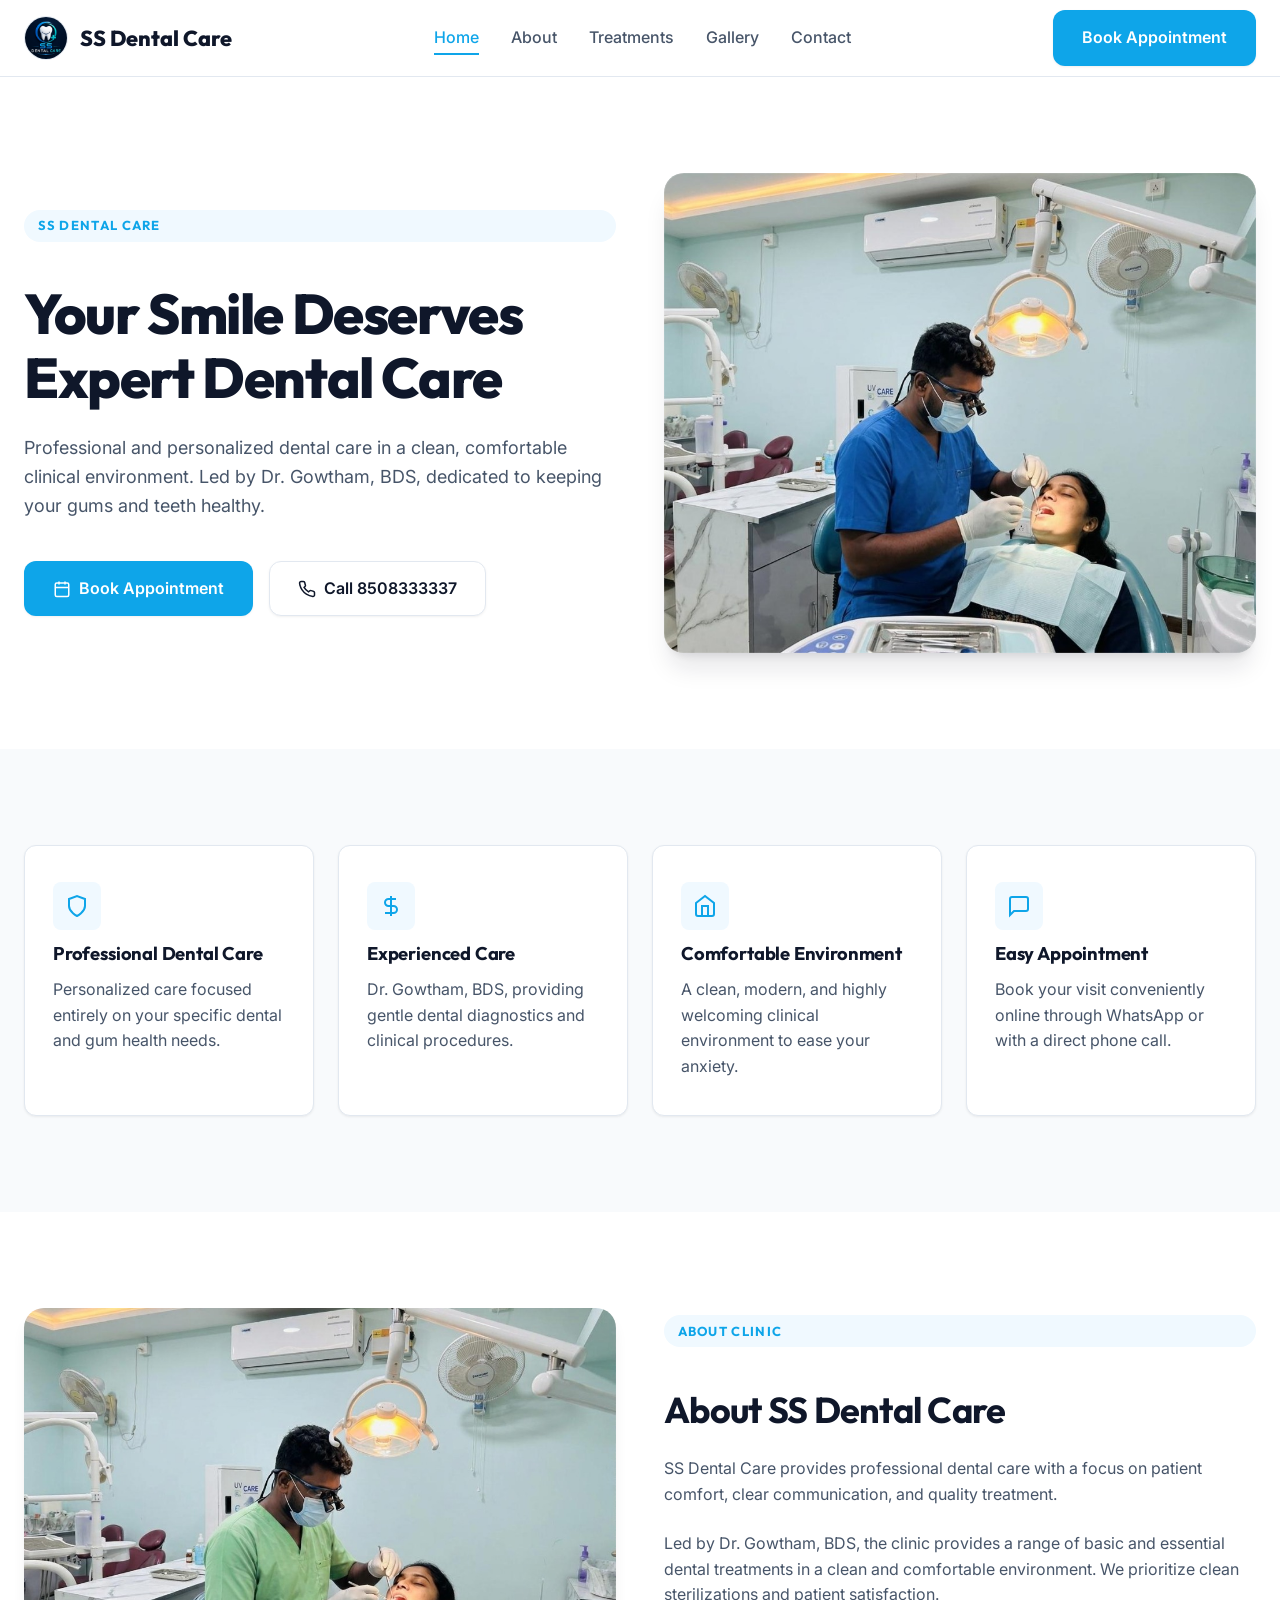
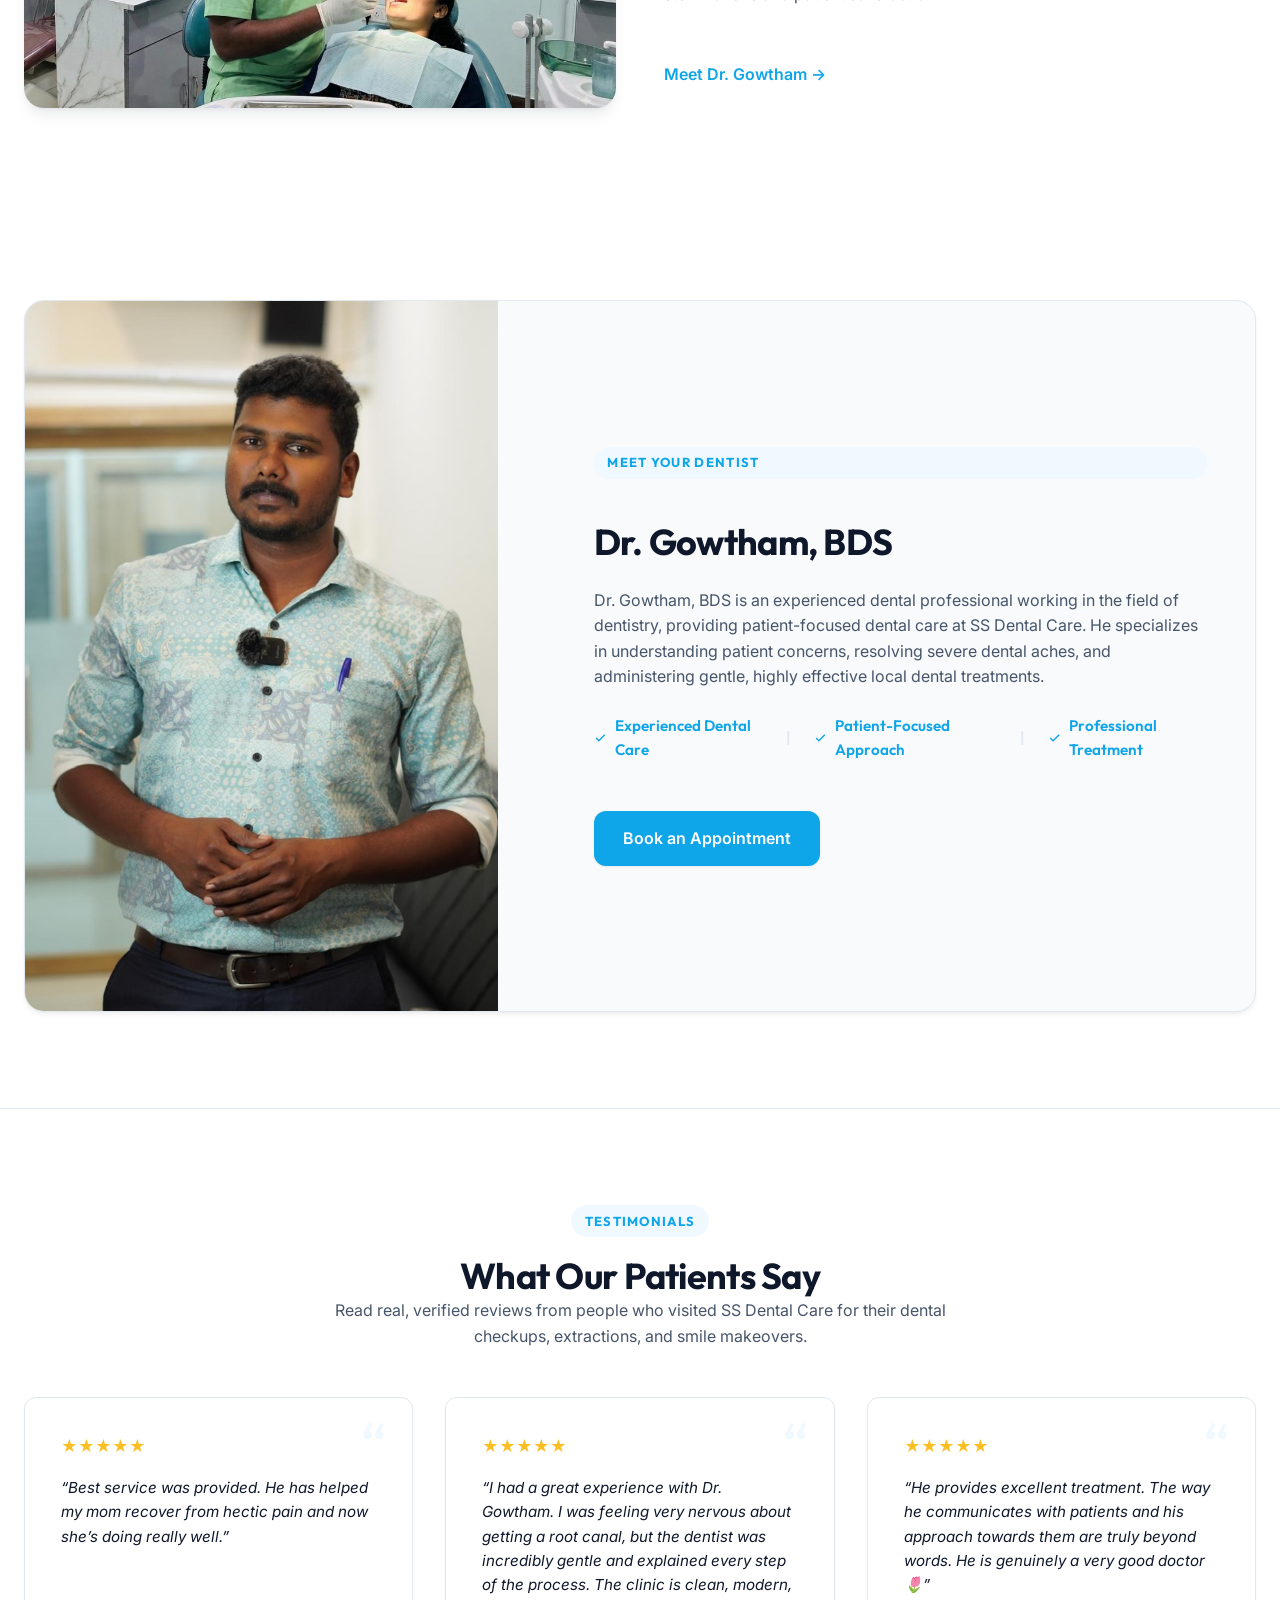
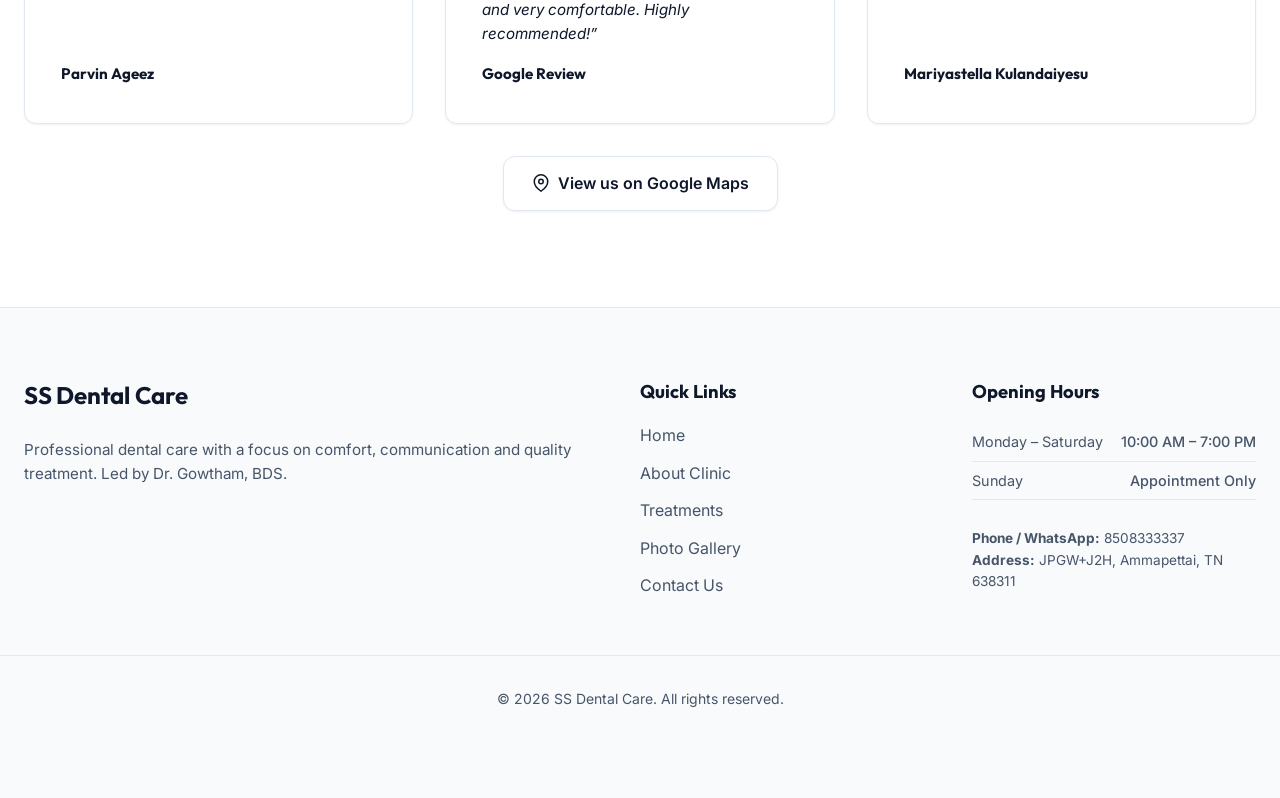
<file: index.html>
<!DOCTYPE html>
<html lang="en">
<head>
  <meta charset="UTF-8">
  <meta name="viewport" content="width=device-width, initial-scale=1.0">
  <title>SS Dental Care | Dental Clinic in Ammapettai, Tamil Nadu</title>
  <meta name="description" content="SS Dental Care in Ammapettai provides professional dental care and a range of dental treatments by Dr. Gowtham, BDS. Contact us to book an appointment.">
  <link rel="stylesheet" href="./css/styles.css">
  <link rel="icon" type="image/jpg" href="./images/logo.jpg">
  
  <!-- Dentist / LocalBusiness Structured Data JSON-LD for local SEO -->
  <script type="application/ld+json">
    {
      "@context": "https://schema.org",
      "@type": "Dentist",
      "name": "SS Dental Care",
      "image": "https://ss-dental-care.example.com/./images/logo.jpg",
      "priceRange": "$$",
      "telephone": "+91-8508333337",
      "address": {
        "@type": "PostalAddress",
        "streetAddress": "Ammapettai",
        "addressLocality": "Ammapettai",
        "addressRegion": "Tamil Nadu",
        "postalCode": "638311",
        "addressCountry": "IN"
      },
      "geo": {
        "@type": "GeoCoordinates",
        "latitude": "11.5833",
        "longitude": "77.7833"
      },
      "openingHoursSpecification": [
        {
          "@type": "OpeningHoursSpecification",
          "dayOfWeek": [
            "Monday",
            "Tuesday",
            "Wednesday",
            "Thursday",
            "Friday",
            "Saturday"
          ],
          "opens": "10:00",
          "closes": "19:00"
        }
      ],
      "url": "https://ss-dental-care.example.com",
      "hasMap": "https://maps.app.goo.gl/SRnsoGhdWAEZ3yTv8",
      "founder": {
        "@type": "Person",
        "name": "Dr. Gowtham",
        "jobTitle": "Dentist",
        "alumniOf": {
          "@type": "EducationalOrganization",
          "name": "BDS (Bachelor of Dental Surgery)"
        }
      }
    }
  </script>
</head>
<body>

  <!-- Responsive Header -->
  <header class="header-nav">
    <div class="container header-container">
      <a href="index.html" class="logo-link">
        <img src="./images/logo.jpg" alt="SS Dental Care Logo" class="logo-img">
        <span>SS Dental Care</span>
      </a>
      
      <nav>
        <ul class="nav-links">
          <li><a href="index.html" class="nav-link active">Home</a></li>
          <li><a href="about.html" class="nav-link">About</a></li>
          <li><a href="treatments.html" class="nav-link">Treatments</a></li>
          <li><a href="gallery.html" class="nav-link">Gallery</a></li>
          <li><a href="contact.html" class="nav-link">Contact</a></li>
        </ul>
      </nav>
      
      <div class="header-cta">
        <a href="#" class="btn btn-primary trigger-appointment">Book Appointment</a>
      </div>
      
      <button class="burger-btn" id="burger-btn" aria-label="Toggle Navigation menu">
        <div class="burger-icon">
          <span class="burger-bar"></span>
          <span class="burger-bar"></span>
          <span class="burger-bar"></span>
        </div>
      </button>
    </div>
  </header>

  <!-- Mobile Drawer Menu -->
  <nav class="mobile-nav" id="mobile-nav">
    <ul class="mobile-links">
      <li><a href="index.html" class="mobile-link active">Home</a></li>
      <li><a href="about.html" class="mobile-link">About</a></li>
      <li><a href="treatments.html" class="mobile-link">Treatments</a></li>
      <li><a href="gallery.html" class="mobile-link">Gallery</a></li>
      <li><a href="contact.html" class="mobile-link">Contact</a></li>
    </ul>
    <div class="mobile-ctas">
      <a href="tel:8508333337" class="btn btn-secondary">
        <svg width="18" height="18" viewBox="0 0 24 24" fill="none" stroke="currentColor" stroke-width="2"><path d="M22 16.92v3a2 2 0 0 1-2.18 2 19.79 19.79 0 0 1-8.63-3.07 19.5 19.5 0 0 1-6-6 19.79 19.79 0 0 1-3.07-8.67A2 2 0 0 1 4.11 2h3a2 2 0 0 1 2 1.72 12.84 12.84 0 0 0 .7 2.81 2 2 0 0 1-.45 2.11L8.09 9.91a16 16 0 0 0 6 6l1.27-1.27a2 2 0 0 1 2.11-.45 12.84 12.84 0 0 0 2.81.7A2 2 0 0 1 22 16.92z"/></svg>
        Call Now
      </a>
      <a href="https://wa.me/918508333337?text=Hello%20SS%20Dental%20Care%2C%20I%20would%20like%20to%20book%20an%20appointment." target="_blank" class="btn btn-primary" style="background-color: #25d366; border-color: #25d366;">
        <svg width="18" height="18" viewBox="0 0 24 24" fill="none" stroke="currentColor" stroke-width="2"><path d="M21 11.5a8.38 8.38 0 0 1-.9 3.8 8.5 8.5 0 0 1-7.6 4.7 8.38 8.38 0 0 1-3.8-.9L3 21l1.9-5.7a8.38 8.38 0 0 1-.9-3.8 8.5 8.5 0 0 1 4.7-7.6 8.38 8.38 0 0 1 3.8-.9h.5a8.48 8.48 0 0 1 8 8v.5z"/></svg>
        WhatsApp Appointment
      </a>
    </div>
  </nav>
  <div class="overlay" id="overlay"></div>

  <!-- Hero Section -->
  <section class="section animate-fade-in">
    <div class="container grid-2">
      <div class="hero-content">
        <span class="badge">SS DENTAL CARE</span>
        <h1 class="hero-title">Your Smile Deserves Expert Dental Care</h1>
        <p class="hero-description">Professional and personalized dental care in a clean, comfortable clinical environment. Led by Dr. Gowtham, BDS, dedicated to keeping your gums and teeth healthy.</p>
        <div class="hero-actions">
          <a href="#" class="btn btn-primary trigger-appointment">
            <svg width="18" height="18" viewBox="0 0 24 24" fill="none" stroke="currentColor" stroke-width="2"><rect x="3" y="4" width="18" height="18" rx="2" ry="2"/><line x1="16" y1="2" x2="16" y2="6"/><line x1="8" y1="2" x2="8" y2="6"/><line x1="3" y1="10" x2="21" y2="10"/></svg>
            Book Appointment
          </a>
          <a href="tel:8508333337" class="btn btn-secondary">
            <svg width="18" height="18" viewBox="0 0 24 24" fill="none" stroke="currentColor" stroke-width="2"><path d="M22 16.92v3a2 2 0 0 1-2.18 2 19.79 19.79 0 0 1-8.63-3.07 19.5 19.5 0 0 1-6-6 19.79 19.79 0 0 1-3.07-8.67A2 2 0 0 1 4.11 2h3a2 2 0 0 1 2 1.72 12.84 12.84 0 0 0 .7 2.81 2 2 0 0 1-.45 2.11L8.09 9.91a16 16 0 0 0 6 6l1.27-1.27a2 2 0 0 1 2.11-.45 12.84 12.84 0 0 0 2.81.7A2 2 0 0 1 22 16.92z"/></svg>
            Call 8508333337
          </a>
        </div>
      </div>
      <div class="hero-image-wrapper">
        <!-- Displayed real clinic photo with Dr. Gowtham in action -->
        <img src="./images/treatment_blue.jpg" alt="Dr. Gowtham treating a patient at SS Dental Care Clinic" class="hero-img">
      </div>
    </div>
  </section>

  <!-- Quick Trust Section -->
  <section class="section section-alt">
    <div class="container">
      <div class="grid-4">
        <div class="trust-card">
          <div class="trust-icon-wrapper">
            <svg width="24" height="24" viewBox="0 0 24 24" fill="none" stroke="currentColor" stroke-width="2"><path d="M12 22s8-4 8-10V5l-8-3-8 3v7c0 6 8 10 8 10z"/></svg>
          </div>
          <h3 class="trust-title">Professional Dental Care</h3>
          <p>Personalized care focused entirely on your specific dental and gum health needs.</p>
        </div>
        
        <div class="trust-card">
          <div class="trust-icon-wrapper">
            <svg width="24" height="24" viewBox="0 0 24 24" fill="none" stroke="currentColor" stroke-width="2"><path d="M12 2v20M17 5H9.5a3.5 3.5 0 0 0 0 7h5a3.5 3.5 0 0 1 0 7H6"/></svg>
          </div>
          <h3 class="trust-title">Experienced Care</h3>
          <p>Dr. Gowtham, BDS, providing gentle dental diagnostics and clinical procedures.</p>
        </div>
        
        <div class="trust-card">
          <div class="trust-icon-wrapper">
            <svg width="24" height="24" viewBox="0 0 24 24" fill="none" stroke="currentColor" stroke-width="2"><path d="M3 9l9-7 9 7v11a2 2 0 0 1-2 2H5a2 2 0 0 1-2-2z"/><polyline points="9 22 9 12 15 12 15 22"/></svg>
          </div>
          <h3 class="trust-title">Comfortable Environment</h3>
          <p>A clean, modern, and highly welcoming clinical environment to ease your anxiety.</p>
        </div>
        
        <div class="trust-card">
          <div class="trust-icon-wrapper">
            <svg width="24" height="24" viewBox="0 0 24 24" fill="none" stroke="currentColor" stroke-width="2"><path d="M21 15a2 2 0 0 1-2 2H7l-4 4V5a2 2 0 0 1 2-2h14a2 2 0 0 1 2 2z"/></svg>
          </div>
          <h3 class="trust-title">Easy Appointment</h3>
          <p>Book your visit conveniently online through WhatsApp or with a direct phone call.</p>
        </div>
      </div>
    </div>
  </section>

  <!-- About Snippet Section -->
  <section class="section">
    <div class="container grid-2">
      <div class="about-image">
        <!-- Displayed real clinic photograph inside rounded borders -->
        <img src="./images/treatment_green.jpg" alt="SS Dental Care Clinical Setup and Equipment" class="about-img">
      </div>
      <div class="hero-content">
        <span class="badge">ABOUT CLINIC</span>
        <h2>About SS Dental Care</h2>
        <p>SS Dental Care provides professional dental care with a focus on patient comfort, clear communication, and quality treatment.</p>
        <p>Led by Dr. Gowtham, BDS, the clinic provides a range of basic and essential dental treatments in a clean and comfortable environment. We prioritize clean sterilizations and patient satisfaction.</p>
        <div style="margin-top: 1rem;">
          <a href="about.html" class="btn btn-secondary" style="padding-left: 0; border: none; box-shadow: none; background: transparent; color: var(--color-accent-cyan);">
            Meet Dr. Gowtham &rarr;
          </a>
        </div>
      </div>
    </div>
  </section>

  <!-- Doctor Showcase Section -->
  <section class="section section-alt doctor-section">
    <div class="container">
      <div class="doctor-card">
        <div class="doctor-image-container">
          <img src="./images/dr_gowtham.jpg" alt="Portrait of Dr. Gowtham, BDS, Dentist at SS Dental Care" class="doctor-photo">
        </div>
        <div class="doctor-info">
          <span class="badge">MEET YOUR DENTIST</span>
          <h2>Dr. Gowtham, BDS</h2>
          <p>Dr. Gowtham, BDS is an experienced dental professional working in the field of dentistry, providing patient-focused dental care at SS Dental Care. He specializes in understanding patient concerns, resolving severe dental aches, and administering gentle, highly effective local dental treatments.</p>
          <div class="doctor-tagline">
            <span>
              <svg width="16" height="16" viewBox="0 0 24 24" fill="none" stroke="currentColor" stroke-width="2.5"><polyline points="20 6 9 17 4 12"/></svg>
              Experienced Dental Care
            </span>
            <span>
              <svg width="16" height="16" viewBox="0 0 24 24" fill="none" stroke="currentColor" stroke-width="2.5"><polyline points="20 6 9 17 4 12"/></svg>
              Patient-Focused Approach
            </span>
            <span>
              <svg width="16" height="16" viewBox="0 0 24 24" fill="none" stroke="currentColor" stroke-width="2.5"><polyline points="20 6 9 17 4 12"/></svg>
              Professional Treatment
            </span>
          </div>
          <div style="margin-top: 1.5rem;">
            <a href="#" class="btn btn-primary trigger-appointment">Book an Appointment</a>
          </div>
        </div>
      </div>
    </div>
  </section>

  <!-- Patient Reviews Section -->
  <section class="section">
    <div class="container">
      <div class="text-center max-w-2xl mb-12">
        <span class="badge">TESTIMONIALS</span>
        <h2>What Our Patients Say</h2>
        <p>Read real, verified reviews from people who visited SS Dental Care for their dental checkups, extractions, and smile makeovers.</p>
      </div>
      
      <div class="reviews-grid mb-8">
        <!-- Review 1 -->
        <div class="review-card">
          <div class="review-stars">
            &#9733;&#9733;&#9733;&#9733;&#9733;
          </div>
          <p class="review-text">“Best service was provided. He has helped my mom recover from hectic pain and now she’s doing really well.”</p>
          <span class="review-author">Parvin Ageez</span>
        </div>
        
        <!-- Review 2 -->
        <div class="review-card">
          <div class="review-stars">
            &#9733;&#9733;&#9733;&#9733;&#9733;
          </div>
          <p class="review-text">“I had a great experience with Dr. Gowtham. I was feeling very nervous about getting a root canal, but the dentist was incredibly gentle and explained every step of the process. The clinic is clean, modern, and very comfortable. Highly recommended!”</p>
          <span class="review-author">Google Review</span>
        </div>
        
        <!-- Review 3 -->
        <div class="review-card">
          <div class="review-stars">
            &#9733;&#9733;&#9733;&#9733;&#9733;
          </div>
          <p class="review-text">“He provides excellent treatment. The way he communicates with patients and his approach towards them are truly beyond words. He is genuinely a very good doctor🌷”</p>
          <span class="review-author">Mariyastella Kulandaiyesu</span>
        </div>
      </div>
      
      <div class="text-center">
        <a href="https://maps.app.goo.gl/SRnsoGhdWAEZ3yTv8" target="_blank" class="btn btn-secondary">
          <svg width="18" height="18" viewBox="0 0 24 24" fill="none" stroke="currentColor" stroke-width="2"><path d="M21 10c0 7-9 13-9 13s-9-6-9-13a9 9 0 0 1 18 0z"/><circle cx="12" cy="10" r="3"/></svg>
          View us on Google Maps
        </a>
      </div>
    </div>
  </section>

  <!-- Interactive Appointment Modal -->
  <div class="modal" id="appointment-modal">
    <div class="modal-backdrop" id="modal-backdrop"></div>
    <div class="modal-container">
      <div class="modal-header">
        <h3 class="modal-title">Book an Appointment</h3>
        <button class="modal-close-btn" id="modal-close-btn" aria-label="Close modal">&times;</button>
      </div>
      <div class="modal-body">
        <p class="mb-4" style="font-size: 0.9rem;">Fill in your details below. Clicking submit will open WhatsApp to send your request directly to the clinic.</p>
        
        <form id="appointment-form">
          <div class="form-group">
            <label for="apt-name" class="form-label">Patient Name *</label>
            <input type="text" id="apt-name" class="form-input" placeholder="Enter your full name" required>
            <span class="form-error-msg">Please enter patient name</span>
          </div>
          
          <div class="form-group">
            <label for="apt-phone" class="form-label">Phone Number *</label>
            <input type="tel" id="apt-phone" class="form-input" placeholder="e.g. 9876543210" required>
            <span class="form-error-msg">Please enter a valid 10-digit mobile number</span>
          </div>
          
          <div class="form-group">
            <label for="apt-treatment" class="form-label">Select Treatment *</label>
            <select id="apt-treatment" class="form-input" required>
              <option value="" disabled selected>Choose a dental service</option>
              <option value="implant">Dental Implants</option>
              <option value="root-canal">Root Canal Treatment</option>
              <option value="crown-bridge">Crowns & Bridges</option>
              <option value="wisdom">Wisdom Tooth Treatment</option>
              <option value="denture">Dentures</option>
              <option value="orthodontics">Orthodontic / Clear Aligner Care</option>
              <option value="general">General Dental Care</option>
              <option value="other">Other Dental Treatment</option>
            </select>
            <span class="form-error-msg">Please select a treatment</span>
          </div>
          
          <div class="form-row">
            <div class="form-group">
              <label for="apt-date" class="form-label">Preferred Date *</label>
              <input type="date" id="apt-date" class="form-input" required>
              <span class="form-error-msg">Please pick a date</span>
            </div>
            
            <div class="form-group">
              <label for="apt-time" class="form-label">Preferred Time Slot *</label>
              <select id="apt-time" class="form-input" required>
                <option value="" disabled selected>Select time</option>
                <option value="morning-1">10:00 AM - 12:00 PM</option>
                <option value="morning-2">12:00 PM - 02:00 PM</option>
                <option value="evening-1">04:00 PM - 06:00 PM</option>
                <option value="evening-2">06:00 PM - 07:00 PM</option>
              </select>
              <span class="form-error-msg">Please pick a time slot</span>
            </div>
          </div>
          
          <div class="form-group">
            <label for="apt-message" class="form-label">Message (Optional)</label>
            <textarea id="apt-message" class="form-input" rows="3" placeholder="Describe symptoms or treatment history..."></textarea>
          </div>
          
          <div style="margin-top: 1.5rem;">
            <button type="submit" class="btn btn-primary" style="width: 100%;">
              <svg width="18" height="18" viewBox="0 0 24 24" fill="none" stroke="currentColor" stroke-width="2"><path d="M21 11.5a8.38 8.38 0 0 1-.9 3.8 8.5 8.5 0 0 1-7.6 4.7 8.38 8.38 0 0 1-3.8-.9L3 21l1.9-5.7a8.38 8.38 0 0 1-.9-3.8 8.5 8.5 0 0 1 4.7-7.6 8.38 8.38 0 0 1 3.8-.9h.5a8.48 8.48 0 0 1 8 8v.5z"/></svg>
              Send Appointment Request via WhatsApp
            </button>
          </div>
        </form>
      </div>
    </div>
  </div>

  <!-- Floating Mobile CTA Bar -->
  <div class="mobile-cta-bar" id="mobile-cta">
    <a href="tel:8508333337" class="mobile-cta-btn mobile-cta-phone">
      📞 Call Clinic
    </a>
    <a href="https://wa.me/918508333337?text=Hello%20SS%20Dental%20Care%2C%20I%20would%20like%20to%20book%20an%20appointment." target="_blank" class="mobile-cta-btn mobile-cta-whatsapp">
      💬 WhatsApp Us
    </a>
  </div>

  <!-- Footer -->
  <footer class="footer">
    <div class="container footer-grid">
      <div class="footer-col">
        <h3 style="font-family: var(--font-heading); font-size: 1.5rem; color: var(--color-text-charcoal); margin-bottom: 0.5rem;">SS Dental Care</h3>
        <p style="font-size: 0.95rem; line-height: 1.6;">Professional dental care with a focus on comfort, communication and quality treatment. Led by Dr. Gowtham, BDS.</p>
      </div>
      
      <div class="footer-col">
        <h4 class="footer-title">Quick Links</h4>
        <ul class="footer-links-list">
          <li><a href="index.html" class="footer-link-item">Home</a></li>
          <li><a href="about.html" class="footer-link-item">About Clinic</a></li>
          <li><a href="treatments.html" class="footer-link-item">Treatments</a></li>
          <li><a href="gallery.html" class="footer-link-item">Photo Gallery</a></li>
          <li><a href="contact.html" class="footer-link-item">Contact Us</a></li>
        </ul>
      </div>
      
      <div class="footer-col">
        <h4 class="footer-title">Opening Hours</h4>
        <table class="footer-hours-table">
          <tr class="footer-hours-row">
            <td>Monday – Saturday</td>
            <td>10:00 AM – 7:00 PM</td>
          </tr>
          <tr class="footer-hours-row">
            <td>Sunday</td>
            <td>Appointment Only</td>
          </tr>
        </table>
        <p style="font-size: 0.85rem; margin-top: 0.5rem; color: var(--color-text-slate);">
          <strong>Phone / WhatsApp:</strong> 8508333337<br>
          <strong>Address:</strong> JPGW+J2H, Ammapettai, TN 638311
        </p>
      </div>
    </div>
    
    <div class="container footer-bottom">
      <p>&copy; 2026 SS Dental Care. All rights reserved.</p>
    </div>
  </footer>

  <script src="./js/main.js"></script>
  <script src="./js/appointment.js"></script>
</body>
</html>
</file>
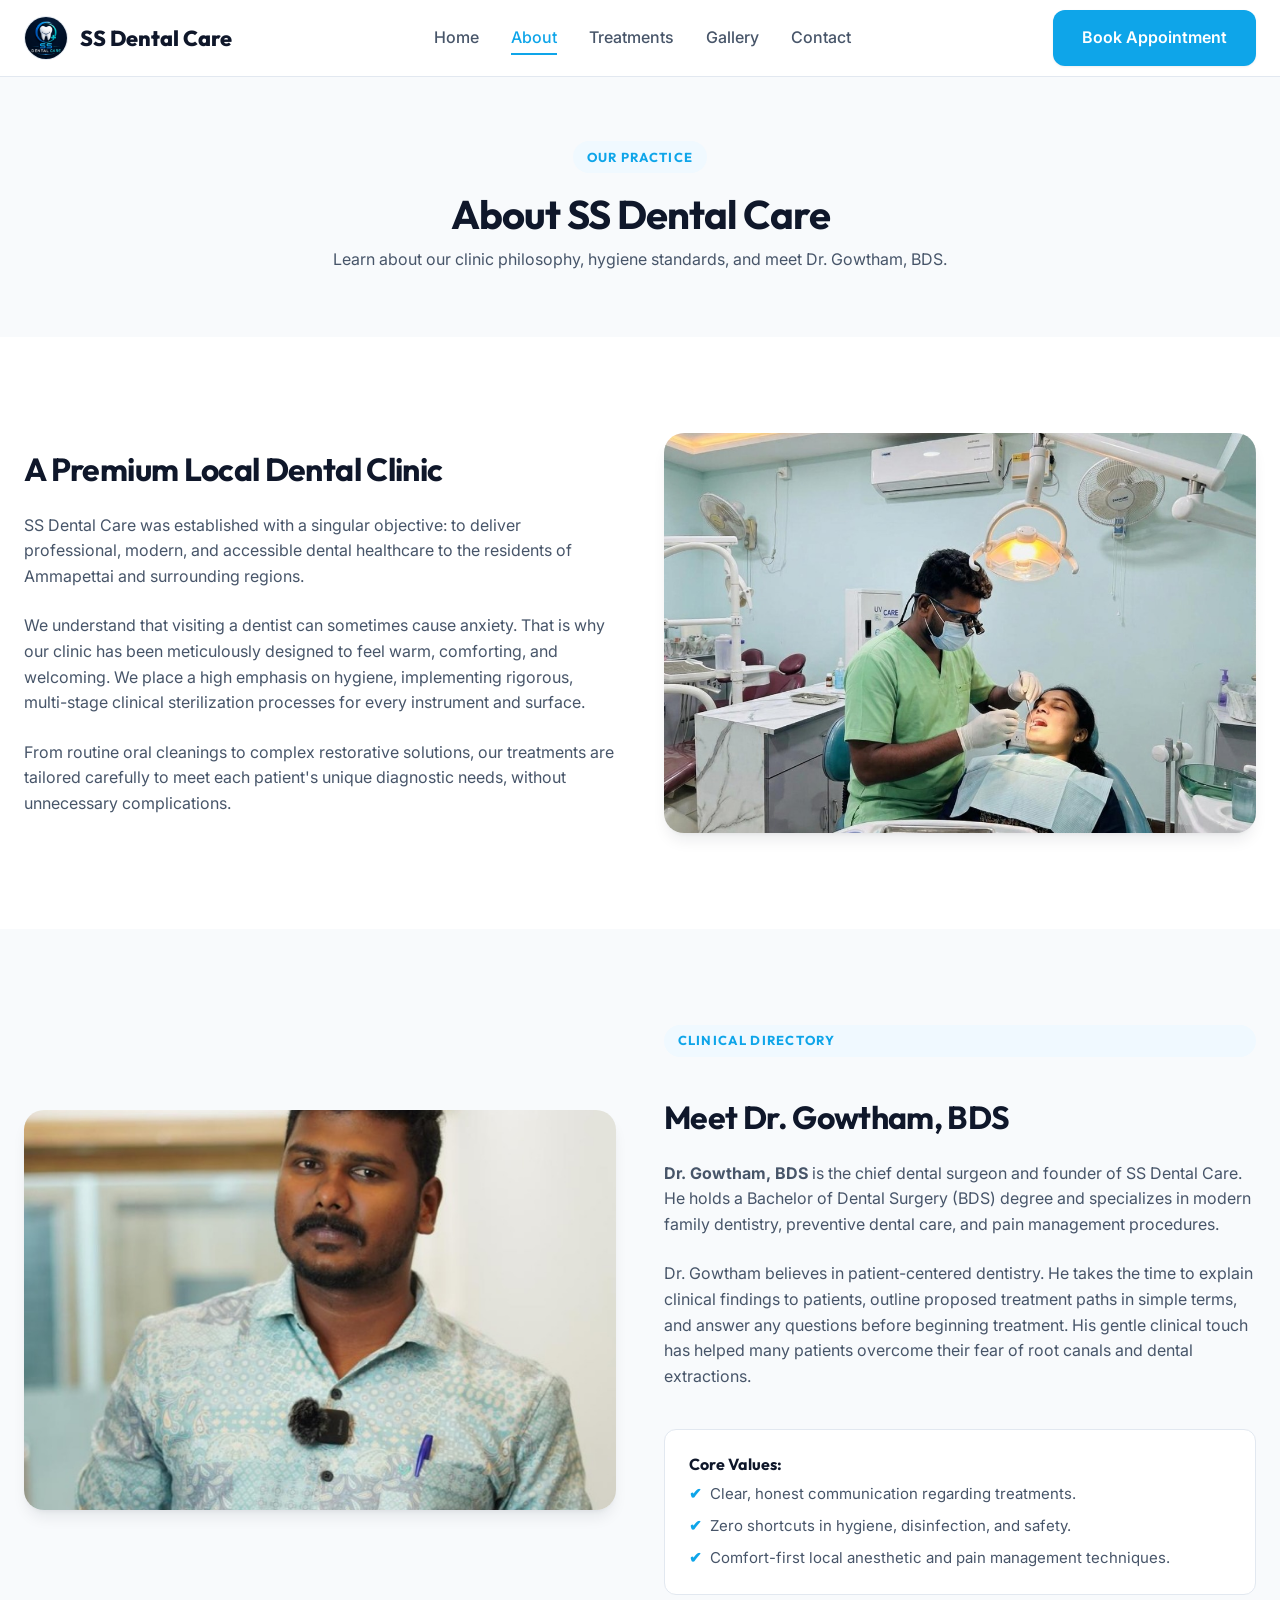
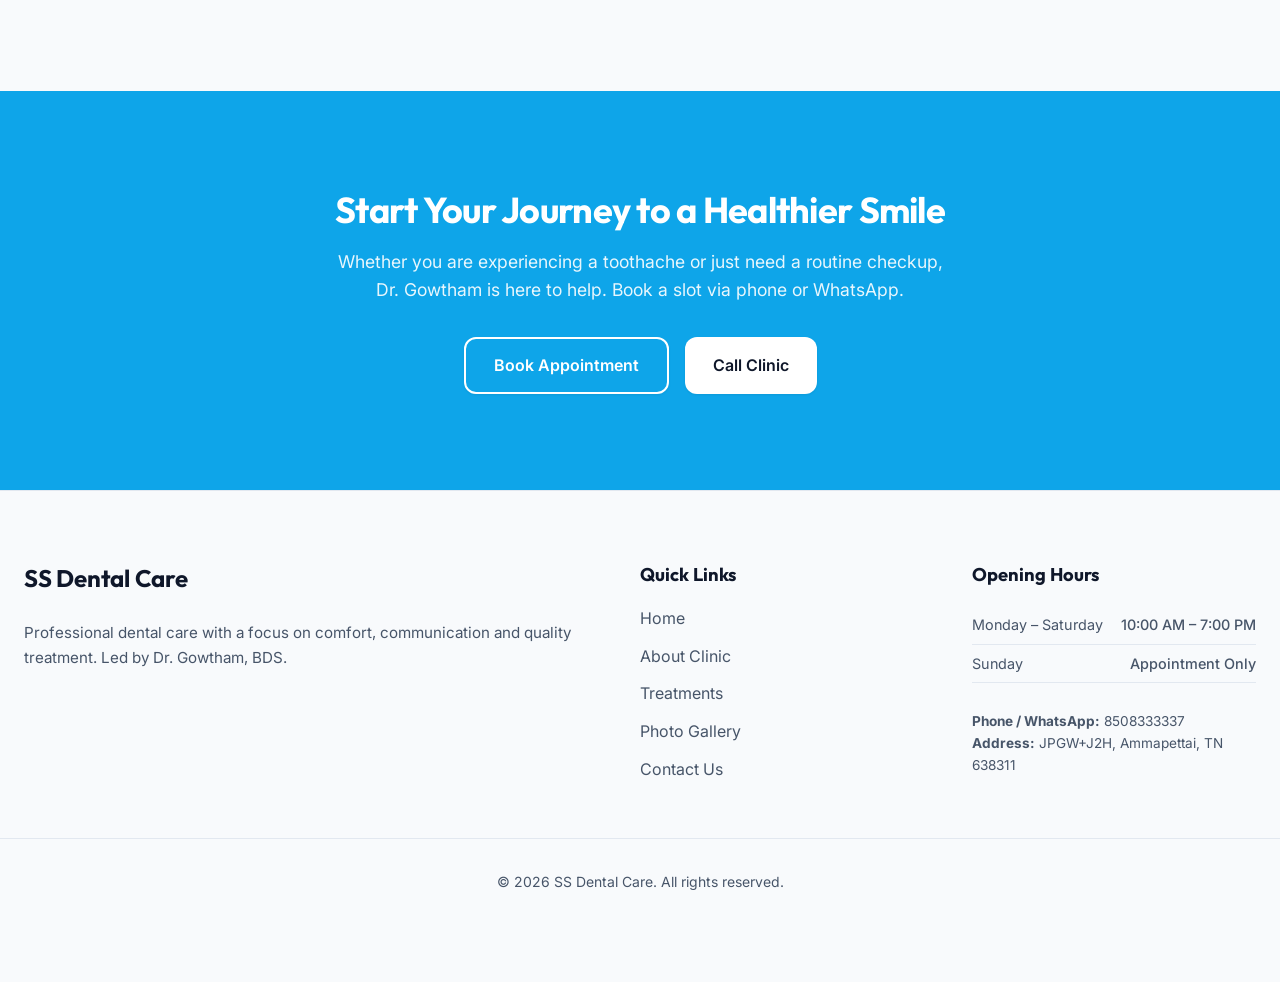
<file: about.html>
<!DOCTYPE html>
<html lang="en">
<head>
  <meta charset="UTF-8">
  <meta name="viewport" content="width=device-width, initial-scale=1.0">
  <title>About Us | SS Dental Care - Dr. Gowtham, BDS</title>
  <meta name="description" content="Meet Dr. Gowtham, BDS and learn about the clinical standards, patient comfort, and dental equipment at SS Dental Care in Ammapettai.">
  <link rel="stylesheet" href="./css/styles.css">
  <link rel="icon" type="image/jpg" href="./images/logo.jpg">
</head>
<body>

  <!-- Responsive Header -->
  <header class="header-nav">
    <div class="container header-container">
      <a href="index.html" class="logo-link">
        <img src="./images/logo.jpg" alt="SS Dental Care Logo" class="logo-img">
        <span>SS Dental Care</span>
      </a>
      
      <nav>
        <ul class="nav-links">
          <li><a href="index.html" class="nav-link">Home</a></li>
          <li><a href="about.html" class="nav-link active">About</a></li>
          <li><a href="treatments.html" class="nav-link">Treatments</a></li>
          <li><a href="gallery.html" class="nav-link">Gallery</a></li>
          <li><a href="contact.html" class="nav-link">Contact</a></li>
        </ul>
      </nav>
      
      <div class="header-cta">
        <a href="#" class="btn btn-primary trigger-appointment">Book Appointment</a>
      </div>
      
      <button class="burger-btn" id="burger-btn" aria-label="Toggle Navigation menu">
        <div class="burger-icon">
          <span class="burger-bar"></span>
          <span class="burger-bar"></span>
          <span class="burger-bar"></span>
        </div>
      </button>
    </div>
  </header>

  <!-- Mobile Drawer Menu -->
  <nav class="mobile-nav" id="mobile-nav">
    <ul class="mobile-links">
      <li><a href="index.html" class="mobile-link">Home</a></li>
      <li><a href="about.html" class="mobile-link active">About</a></li>
      <li><a href="treatments.html" class="mobile-link">Treatments</a></li>
      <li><a href="gallery.html" class="mobile-link">Gallery</a></li>
      <li><a href="contact.html" class="mobile-link">Contact</a></li>
    </ul>
    <div class="mobile-ctas">
      <a href="tel:8508333337" class="btn btn-secondary">
        <svg width="18" height="18" viewBox="0 0 24 24" fill="none" stroke="currentColor" stroke-width="2"><path d="M22 16.92v3a2 2 0 0 1-2.18 2 19.79 19.79 0 0 1-8.63-3.07 19.5 19.5 0 0 1-6-6 19.79 19.79 0 0 1-3.07-8.67A2 2 0 0 1 4.11 2h3a2 2 0 0 1 2 1.72 12.84 12.84 0 0 0 .7 2.81 2 2 0 0 1-.45 2.11L8.09 9.91a16 16 0 0 0 6 6l1.27-1.27a2 2 0 0 1 2.11-.45 12.84 12.84 0 0 0 2.81.7A2 2 0 0 1 22 16.92z"/></svg>
        Call Now
      </a>
      <a href="https://wa.me/918508333337?text=Hello%20SS%20Dental%20Care%2C%20I%20would%20like%20to%20book%20an%20appointment." target="_blank" class="btn btn-primary" style="background-color: #25d366; border-color: #25d366;">
        <svg width="18" height="18" viewBox="0 0 24 24" fill="none" stroke="currentColor" stroke-width="2"><path d="M21 11.5a8.38 8.38 0 0 1-.9 3.8 8.5 8.5 0 0 1-7.6 4.7 8.38 8.38 0 0 1-3.8-.9L3 21l1.9-5.7a8.38 8.38 0 0 1-.9-3.8 8.5 8.5 0 0 1 4.7-7.6 8.38 8.38 0 0 1 3.8-.9h.5a8.48 8.48 0 0 1 8 8v.5z"/></svg>
        WhatsApp Appointment
      </a>
    </div>
  </nav>
  <div class="overlay" id="overlay"></div>

  <!-- Page Header -->
  <section class="section section-alt" style="padding-top: 4rem; padding-bottom: 4rem; text-align: center;">
    <div class="container">
      <span class="badge">OUR PRACTICE</span>
      <h1 style="font-size: 2.5rem; margin-bottom: 0.5rem;">About SS Dental Care</h1>
      <p class="max-w-2xl">Learn about our clinic philosophy, hygiene standards, and meet Dr. Gowtham, BDS.</p>
    </div>
  </section>

  <!-- Clinic Section -->
  <section class="section animate-fade-in">
    <div class="container grid-2">
      <div class="hero-content">
        <h2 style="font-size: 2rem;">A Premium Local Dental Clinic</h2>
        <p>SS Dental Care was established with a singular objective: to deliver professional, modern, and accessible dental healthcare to the residents of Ammapettai and surrounding regions.</p>
        <p>We understand that visiting a dentist can sometimes cause anxiety. That is why our clinic has been meticulously designed to feel warm, comforting, and welcoming. We place a high emphasis on hygiene, implementing rigorous, multi-stage clinical sterilization processes for every instrument and surface.</p>
        <p>From routine oral cleanings to complex restorative solutions, our treatments are tailored carefully to meet each patient's unique diagnostic needs, without unnecessary complications.</p>
      </div>
      <div class="about-image">
        <img src="./images/treatment_green.jpg" alt="Dentist working at SS Dental Care" class="about-img">
      </div>
    </div>
  </section>

  <!-- Doctor Section -->
  <section class="section section-alt">
    <div class="container grid-2">
      <div class="about-image">
        <img src="./images/dr_gowtham.jpg" alt="Dr. Gowtham, BDS - Principal Dentist" class="about-img" style="object-position: center 25%;">
      </div>
      <div class="hero-content">
        <span class="badge">CLINICAL DIRECTORY</span>
        <h2 style="font-size: 2rem;">Meet Dr. Gowtham, BDS</h2>
        <p><strong>Dr. Gowtham, BDS</strong> is the chief dental surgeon and founder of SS Dental Care. He holds a Bachelor of Dental Surgery (BDS) degree and specializes in modern family dentistry, preventive dental care, and pain management procedures.</p>
        <p>Dr. Gowtham believes in patient-centered dentistry. He takes the time to explain clinical findings to patients, outline proposed treatment paths in simple terms, and answer any questions before beginning treatment. His gentle clinical touch has helped many patients overcome their fear of root canals and dental extractions.</p>
        
        <div style="background-color: var(--color-bg-primary); border: 1px solid var(--color-border); padding: 1.5rem; border-radius: var(--radius-md); margin-top: 1rem;">
          <h4 style="margin-bottom: 0.5rem; color: var(--color-text-charcoal);">Core Values:</h4>
          <ul style="list-style: none; display: flex; flex-direction: column; gap: 0.5rem; font-size: 0.9375rem;">
            <li style="display: flex; align-items: center; gap: 0.5rem;">
              <span style="color: var(--color-accent-cyan); font-weight: bold;">✔</span> Clear, honest communication regarding treatments.
            </li>
            <li style="display: flex; align-items: center; gap: 0.5rem;">
              <span style="color: var(--color-accent-cyan); font-weight: bold;">✔</span> Zero shortcuts in hygiene, disinfection, and safety.
            </li>
            <li style="display: flex; align-items: center; gap: 0.5rem;">
              <span style="color: var(--color-accent-cyan); font-weight: bold;">✔</span> Comfort-first local anesthetic and pain management techniques.
            </li>
          </ul>
        </div>
      </div>
    </div>
  </section>

  <!-- CTA section -->
  <section class="section" style="background-color: var(--color-accent-cyan); color: white; text-align: center;">
    <div class="container max-w-2xl">
      <h2 style="color: white; margin-bottom: 1rem; font-size: 2.25rem;">Start Your Journey to a Healthier Smile</h2>
      <p class="mb-8" style="color: rgba(255, 255, 255, 0.9); font-size: 1.1rem;">Whether you are experiencing a toothache or just need a routine checkup, Dr. Gowtham is here to help. Book a slot via phone or WhatsApp.</p>
      <div style="display: flex; justify-content: center; gap: 1rem; flex-wrap: wrap;">
        <a href="#" class="btn btn-outline-white trigger-appointment">Book Appointment</a>
        <a href="tel:8508333337" class="btn btn-secondary" style="border: none;">Call Clinic</a>
      </div>
    </div>
  </section>

  <!-- Appointment Modal -->
  <div class="modal" id="appointment-modal">
    <div class="modal-backdrop" id="modal-backdrop"></div>
    <div class="modal-container">
      <div class="modal-header">
        <h3 class="modal-title">Book an Appointment</h3>
        <button class="modal-close-btn" id="modal-close-btn" aria-label="Close modal">&times;</button>
      </div>
      <div class="modal-body">
        <p class="mb-4" style="font-size: 0.9rem;">Fill in your details below. Clicking submit will open WhatsApp to send your request directly to the clinic.</p>
        
        <form id="appointment-form">
          <div class="form-group">
            <label for="apt-name" class="form-label">Patient Name *</label>
            <input type="text" id="apt-name" class="form-input" placeholder="Enter your full name" required>
            <span class="form-error-msg">Please enter patient name</span>
          </div>
          
          <div class="form-group">
            <label for="apt-phone" class="form-label">Phone Number *</label>
            <input type="tel" id="apt-phone" class="form-input" placeholder="e.g. 9876543210" required>
            <span class="form-error-msg">Please enter a valid 10-digit mobile number</span>
          </div>
          
          <div class="form-group">
            <label for="apt-treatment" class="form-label">Select Treatment *</label>
            <select id="apt-treatment" class="form-input" required>
              <option value="" disabled selected>Choose a dental service</option>
              <option value="implant">Dental Implants</option>
              <option value="root-canal">Root Canal Treatment</option>
              <option value="crown-bridge">Crowns & Bridges</option>
              <option value="wisdom">Wisdom Tooth Treatment</option>
              <option value="denture">Dentures</option>
              <option value="orthodontics">Orthodontic / Clear Aligner Care</option>
              <option value="general">General Dental Care</option>
              <option value="other">Other Dental Treatment</option>
            </select>
            <span class="form-error-msg">Please select a treatment</span>
          </div>
          
          <div class="form-row">
            <div class="form-group">
              <label for="apt-date" class="form-label">Preferred Date *</label>
              <input type="date" id="apt-date" class="form-input" required>
              <span class="form-error-msg">Please pick a date</span>
            </div>
            
            <div class="form-group">
              <label for="apt-time" class="form-label">Preferred Time Slot *</label>
              <select id="apt-time" class="form-input" required>
                <option value="" disabled selected>Select time</option>
                <option value="morning-1">10:00 AM - 12:00 PM</option>
                <option value="morning-2">12:00 PM - 02:00 PM</option>
                <option value="evening-1">04:00 PM - 06:00 PM</option>
                <option value="evening-2">06:00 PM - 07:00 PM</option>
              </select>
              <span class="form-error-msg">Please pick a time slot</span>
            </div>
          </div>
          
          <div class="form-group">
            <label for="apt-message" class="form-label">Message (Optional)</label>
            <textarea id="apt-message" class="form-input" rows="3" placeholder="Describe symptoms or treatment history..."></textarea>
          </div>
          
          <div style="margin-top: 1.5rem;">
            <button type="submit" class="btn btn-primary" style="width: 100%;">
              <svg width="18" height="18" viewBox="0 0 24 24" fill="none" stroke="currentColor" stroke-width="2"><path d="M21 11.5a8.38 8.38 0 0 1-.9 3.8 8.5 8.5 0 0 1-7.6 4.7 8.38 8.38 0 0 1-3.8-.9L3 21l1.9-5.7a8.38 8.38 0 0 1-.9-3.8 8.5 8.5 0 0 1 4.7-7.6 8.38 8.38 0 0 1 3.8-.9h.5a8.48 8.48 0 0 1 8 8v.5z"/></svg>
              Send Appointment Request via WhatsApp
            </button>
          </div>
        </form>
      </div>
    </div>
  </div>

  <!-- Floating Mobile CTA Bar -->
  <div class="mobile-cta-bar" id="mobile-cta">
    <a href="tel:8508333337" class="mobile-cta-btn mobile-cta-phone">
      📞 Call Clinic
    </a>
    <a href="https://wa.me/918508333337?text=Hello%20SS%20Dental%20Care%2C%20I%20would%20like%20to%20book%20an%20appointment." target="_blank" class="mobile-cta-btn mobile-cta-whatsapp">
      💬 WhatsApp Us
    </a>
  </div>

  <!-- Footer -->
  <footer class="footer">
    <div class="container footer-grid">
      <div class="footer-col">
        <h3 style="font-family: var(--font-heading); font-size: 1.5rem; color: var(--color-text-charcoal); margin-bottom: 0.5rem;">SS Dental Care</h3>
        <p style="font-size: 0.95rem; line-height: 1.6;">Professional dental care with a focus on comfort, communication and quality treatment. Led by Dr. Gowtham, BDS.</p>
      </div>
      
      <div class="footer-col">
        <h4 class="footer-title">Quick Links</h4>
        <ul class="footer-links-list">
          <li><a href="index.html" class="footer-link-item">Home</a></li>
          <li><a href="about.html" class="footer-link-item">About Clinic</a></li>
          <li><a href="treatments.html" class="footer-link-item">Treatments</a></li>
          <li><a href="gallery.html" class="footer-link-item">Photo Gallery</a></li>
          <li><a href="contact.html" class="footer-link-item">Contact Us</a></li>
        </ul>
      </div>
      
      <div class="footer-col">
        <h4 class="footer-title">Opening Hours</h4>
        <table class="footer-hours-table">
          <tr class="footer-hours-row">
            <td>Monday – Saturday</td>
            <td>10:00 AM – 7:00 PM</td>
          </tr>
          <tr class="footer-hours-row">
            <td>Sunday</td>
            <td>Appointment Only</td>
          </tr>
        </table>
        <p style="font-size: 0.85rem; margin-top: 0.5rem; color: var(--color-text-slate);">
          <strong>Phone / WhatsApp:</strong> 8508333337<br>
          <strong>Address:</strong> JPGW+J2H, Ammapettai, TN 638311
        </p>
      </div>
    </div>
    
    <div class="container footer-bottom">
      <p>&copy; 2026 SS Dental Care. All rights reserved.</p>
    </div>
  </footer>

  <script src="./js/main.js"></script>
  <script src="./js/appointment.js"></script>
</body>
</html>
</file>
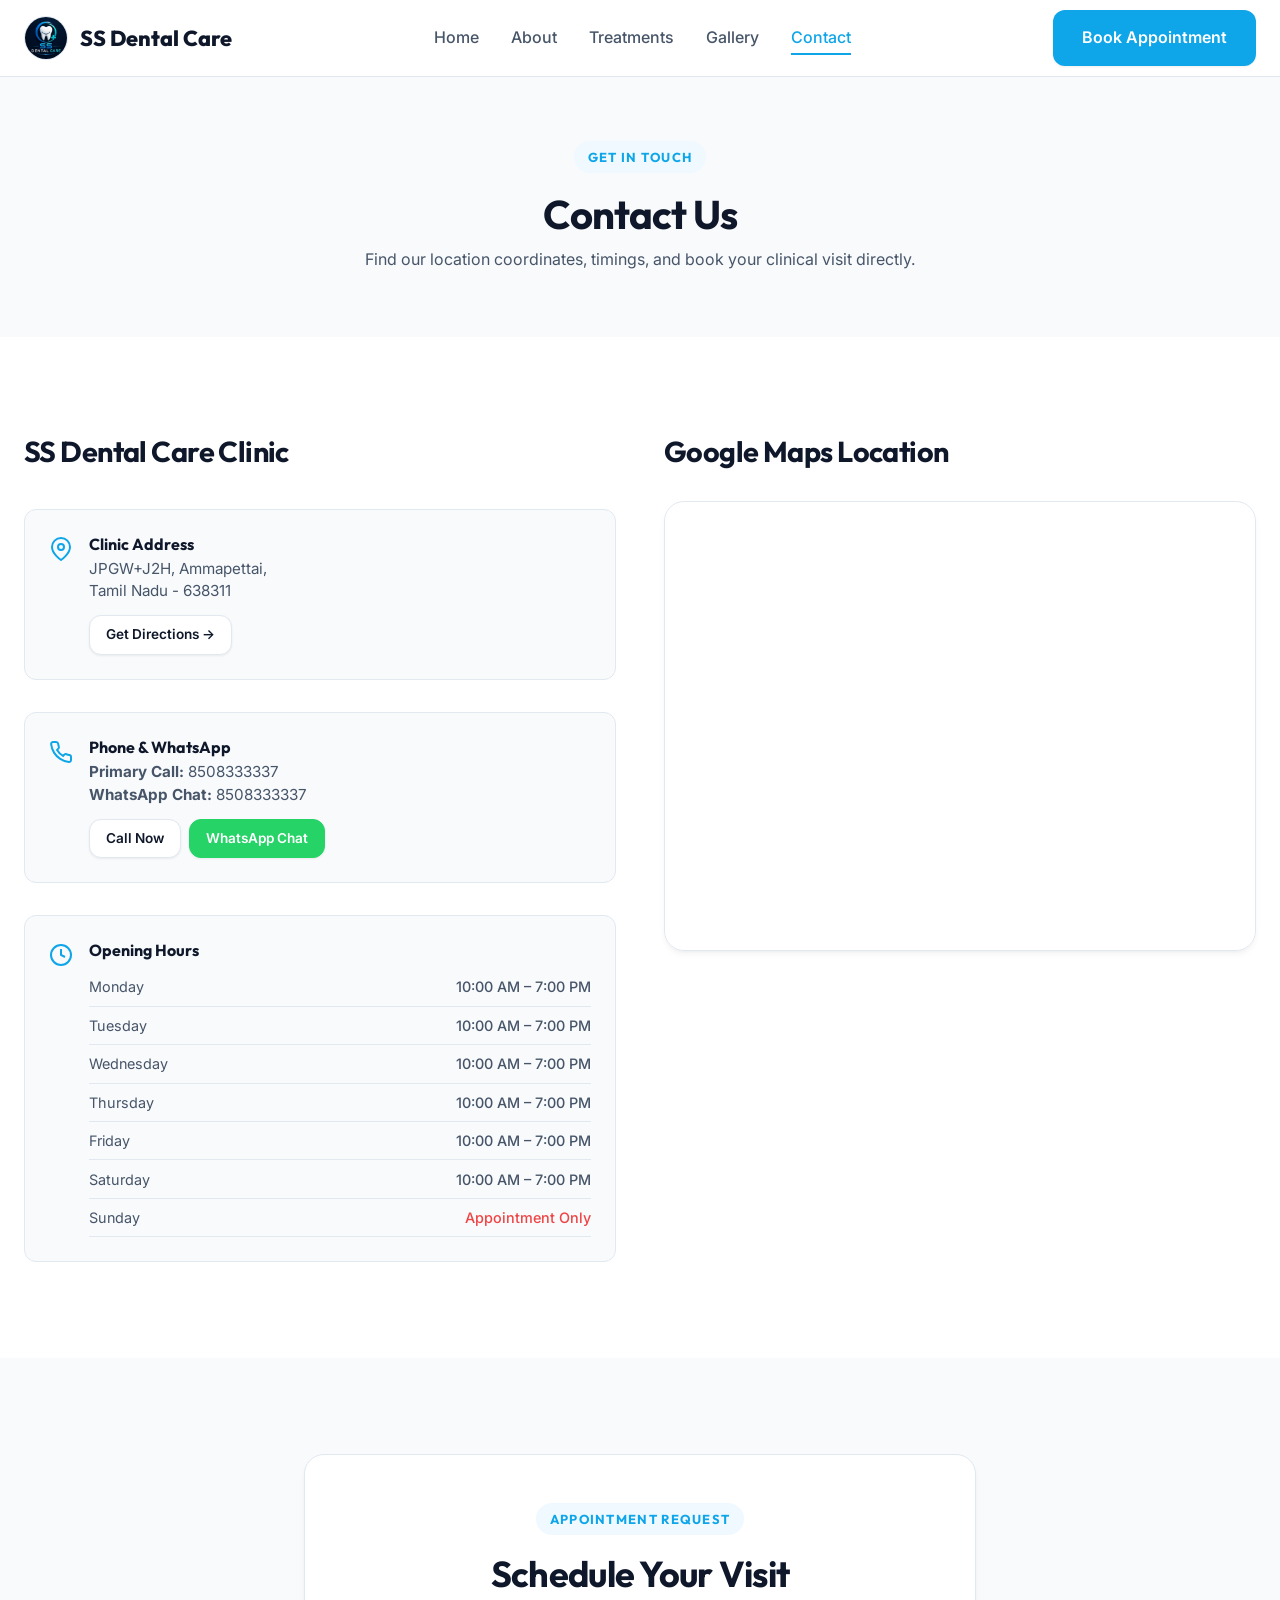
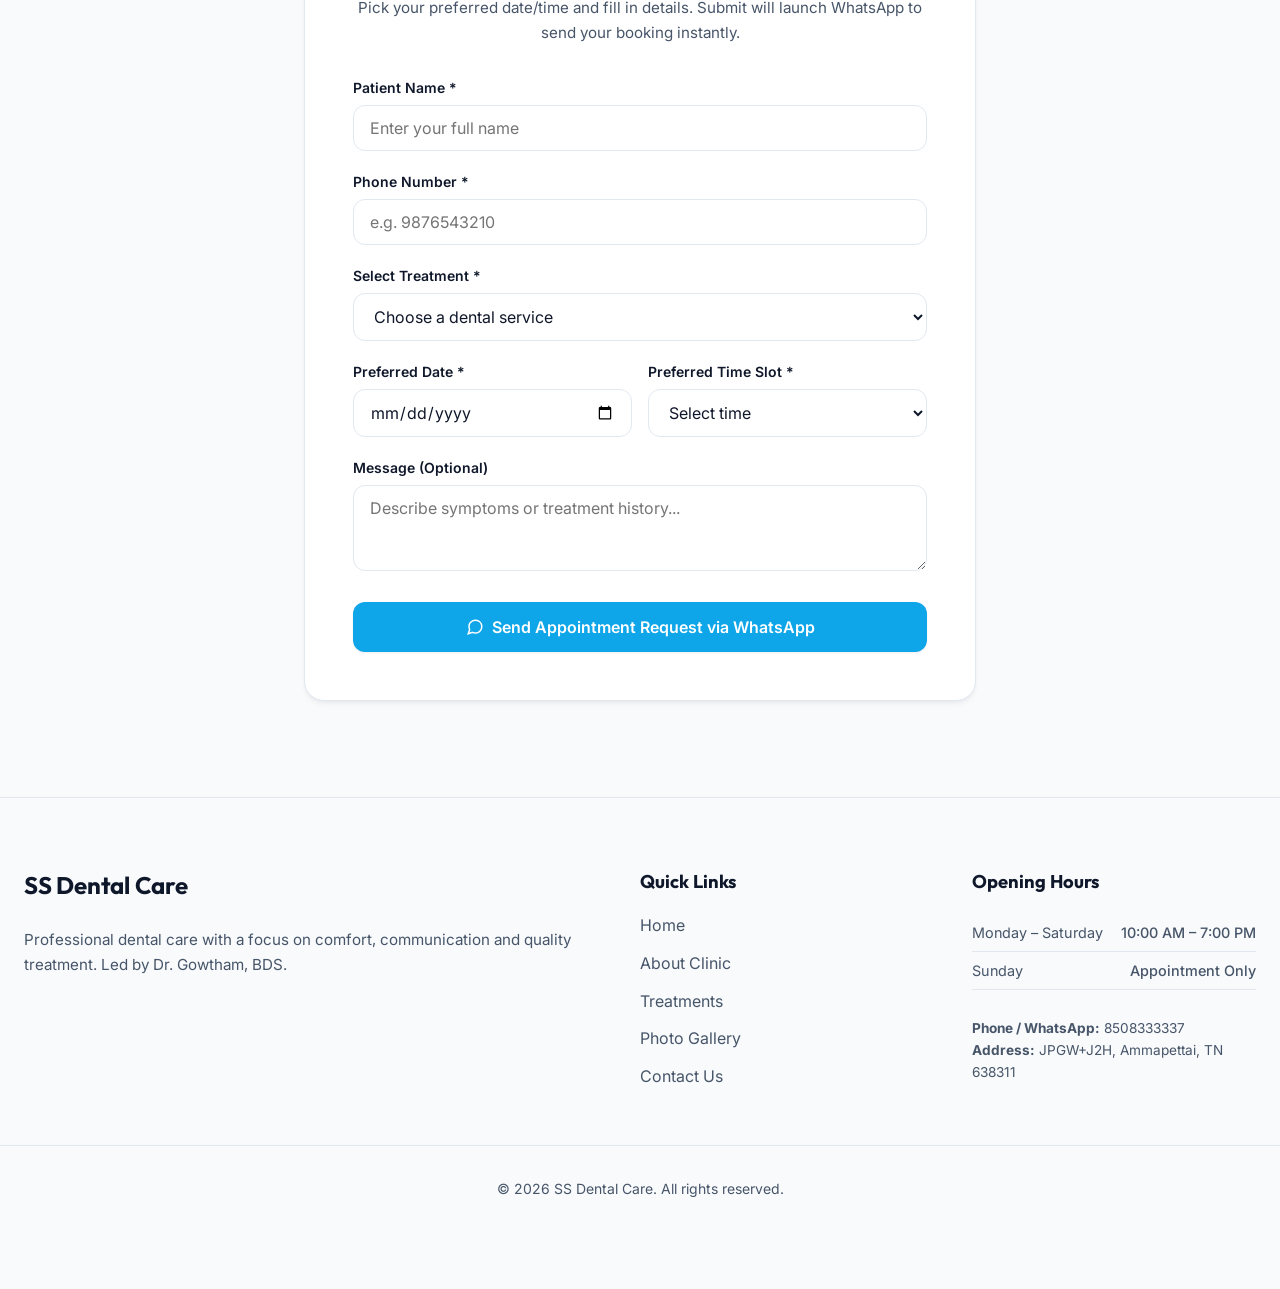
<file: contact.html>
<!DOCTYPE html>
<html lang="en">
<head>
  <meta charset="UTF-8">
  <meta name="viewport" content="width=device-width, initial-scale=1.0">
  <title>Contact Us | SS Dental Care - Ammapettai, Tamil Nadu</title>
  <meta name="description" content="Contact SS Dental Care in Ammapettai. Get maps directions, phone number, opening hours, and request dental appointments directly online.">
  <link rel="stylesheet" href="./css/styles.css">
  <link rel="icon" type="image/jpg" href="./images/logo.jpg">
</head>
<body>

  <!-- Responsive Header -->
  <header class="header-nav">
    <div class="container header-container">
      <a href="index.html" class="logo-link">
        <img src="./images/logo.jpg" alt="SS Dental Care Logo" class="logo-img">
        <span>SS Dental Care</span>
      </a>
      
      <nav>
        <ul class="nav-links">
          <li><a href="index.html" class="nav-link">Home</a></li>
          <li><a href="about.html" class="nav-link">About</a></li>
          <li><a href="treatments.html" class="nav-link">Treatments</a></li>
          <li><a href="gallery.html" class="nav-link">Gallery</a></li>
          <li><a href="contact.html" class="nav-link active">Contact</a></li>
        </ul>
      </nav>
      
      <div class="header-cta">
        <a href="#" class="btn btn-primary trigger-appointment">Book Appointment</a>
      </div>
      
      <button class="burger-btn" id="burger-btn" aria-label="Toggle Navigation menu">
        <div class="burger-icon">
          <span class="burger-bar"></span>
          <span class="burger-bar"></span>
          <span class="burger-bar"></span>
        </div>
      </button>
    </div>
  </header>

  <!-- Mobile Drawer Menu -->
  <nav class="mobile-nav" id="mobile-nav">
    <ul class="mobile-links">
      <li><a href="index.html" class="mobile-link">Home</a></li>
      <li><a href="about.html" class="mobile-link">About</a></li>
      <li><a href="treatments.html" class="mobile-link">Treatments</a></li>
      <li><a href="gallery.html" class="mobile-link">Gallery</a></li>
      <li><a href="contact.html" class="mobile-link active">Contact</a></li>
    </ul>
    <div class="mobile-ctas">
      <a href="tel:8508333337" class="btn btn-secondary">
        <svg width="18" height="18" viewBox="0 0 24 24" fill="none" stroke="currentColor" stroke-width="2"><path d="M22 16.92v3a2 2 0 0 1-2.18 2 19.79 19.79 0 0 1-8.63-3.07 19.5 19.5 0 0 1-6-6 19.79 19.79 0 0 1-3.07-8.67A2 2 0 0 1 4.11 2h3a2 2 0 0 1 2 1.72 12.84 12.84 0 0 0 .7 2.81 2 2 0 0 1-.45 2.11L8.09 9.91a16 16 0 0 0 6 6l1.27-1.27a2 2 0 0 1 2.11-.45 12.84 12.84 0 0 0 2.81.7A2 2 0 0 1 22 16.92z"/></svg>
        Call Now
      </a>
      <a href="https://wa.me/918508333337?text=Hello%20SS%20Dental%20Care%2C%20I%20would%20like%20to%20book%20an%20appointment." target="_blank" class="btn btn-primary" style="background-color: #25d366; border-color: #25d366;">
        <svg width="18" height="18" viewBox="0 0 24 24" fill="none" stroke="currentColor" stroke-width="2"><path d="M21 11.5a8.38 8.38 0 0 1-.9 3.8 8.5 8.5 0 0 1-7.6 4.7 8.38 8.38 0 0 1-3.8-.9L3 21l1.9-5.7a8.38 8.38 0 0 1-.9-3.8 8.5 8.5 0 0 1 4.7-7.6 8.38 8.38 0 0 1 3.8-.9h.5a8.48 8.48 0 0 1 8 8v.5z"/></svg>
        WhatsApp Appointment
      </a>
    </div>
  </nav>
  <div class="overlay" id="overlay"></div>

  <!-- Page Header -->
  <section class="section section-alt" style="padding-top: 4rem; padding-bottom: 4rem; text-align: center;">
    <div class="container">
      <span class="badge">GET IN TOUCH</span>
      <h1 style="font-size: 2.5rem; margin-bottom: 0.5rem;">Contact Us</h1>
      <p class="max-w-2xl">Find our location coordinates, timings, and book your clinical visit directly.</p>
    </div>
  </section>

  <!-- Contact Details & Map Grid -->
  <section class="section animate-fade-in">
    <div class="container grid-2" style="align-items: start;">
      
      <!-- Contact Cards Column -->
      <div style="display: flex; flex-direction: column; gap: 2rem;">
        <h2 style="font-size: 1.8rem; margin-bottom: 0.5rem;">SS Dental Care Clinic</h2>
        
        <!-- Address Card -->
        <div style="background-color: var(--color-bg-secondary); border: 1px solid var(--color-border); padding: 1.5rem; border-radius: var(--radius-md); display: flex; gap: 1rem;">
          <div style="color: var(--color-accent-cyan); font-size: 1.5rem; display: flex; align-items: start; margin-top: 0.2rem;">
            <svg width="24" height="24" viewBox="0 0 24 24" fill="none" stroke="currentColor" stroke-width="2"><path d="M21 10c0 7-9 13-9 13s-9-6-9-13a9 9 0 0 1 18 0z"/><circle cx="12" cy="10" r="3"/></svg>
          </div>
          <div>
            <h4 style="color: var(--color-text-charcoal); margin-bottom: 0.25rem;">Clinic Address</h4>
            <p style="font-size: 0.95rem; line-height: 1.5;">JPGW+J2H, Ammapettai,<br>Tamil Nadu - 638311</p>
            <a href="https://maps.app.goo.gl/SRnsoGhdWAEZ3yTv8" target="_blank" class="btn btn-secondary" style="margin-top: 0.75rem; padding: 0.5rem 1rem; font-size: 0.85rem;">
              Get Directions &rarr;
            </a>
          </div>
        </div>

        <!-- Phone Card -->
        <div style="background-color: var(--color-bg-secondary); border: 1px solid var(--color-border); padding: 1.5rem; border-radius: var(--radius-md); display: flex; gap: 1rem;">
          <div style="color: var(--color-accent-cyan); font-size: 1.5rem; display: flex; align-items: start; margin-top: 0.2rem;">
            <svg width="24" height="24" viewBox="0 0 24 24" fill="none" stroke="currentColor" stroke-width="2"><path d="M22 16.92v3a2 2 0 0 1-2.18 2 19.79 19.79 0 0 1-8.63-3.07 19.5 19.5 0 0 1-6-6 19.79 19.79 0 0 1-3.07-8.67A2 2 0 0 1 4.11 2h3a2 2 0 0 1 2 1.72 12.84 12.84 0 0 0 .7 2.81 2 2 0 0 1-.45 2.11L8.09 9.91a16 16 0 0 0 6 6l1.27-1.27a2 2 0 0 1 2.11-.45 12.84 12.84 0 0 0 2.81.7A2 2 0 0 1 22 16.92z"/></svg>
          </div>
          <div>
            <h4 style="color: var(--color-text-charcoal); margin-bottom: 0.25rem;">Phone & WhatsApp</h4>
            <p style="font-size: 0.95rem; line-height: 1.5;"><strong>Primary Call:</strong> 8508333337<br><strong>WhatsApp Chat:</strong> 8508333337</p>
            <div style="display: flex; gap: 0.5rem; margin-top: 0.75rem;">
              <a href="tel:8508333337" class="btn btn-secondary" style="padding: 0.5rem 1rem; font-size: 0.85rem;">Call Now</a>
              <a href="https://wa.me/918508333337" target="_blank" class="btn btn-primary" style="padding: 0.5rem 1rem; font-size: 0.85rem; background-color:#25d366; border-color:#25d366;">WhatsApp Chat</a>
            </div>
          </div>
        </div>

        <!-- Timings Card -->
        <div style="background-color: var(--color-bg-secondary); border: 1px solid var(--color-border); padding: 1.5rem; border-radius: var(--radius-md); display: flex; gap: 1rem;">
          <div style="color: var(--color-accent-cyan); font-size: 1.5rem; display: flex; align-items: start; margin-top: 0.2rem;">
            <svg width="24" height="24" viewBox="0 0 24 24" fill="none" stroke="currentColor" stroke-width="2"><circle cx="12" cy="12" r="10"/><polyline points="12 6 12 12 16 14"/></svg>
          </div>
          <div style="width: 100%;">
            <h4 style="color: var(--color-text-charcoal); margin-bottom: 0.5rem;">Opening Hours</h4>
            <table class="footer-hours-table" style="width:100%;">
              <tr class="footer-hours-row"><td style="padding: 0.35rem 0;">Monday</td><td style="text-align: right; font-weight: 500;">10:00 AM – 7:00 PM</td></tr>
              <tr class="footer-hours-row"><td style="padding: 0.35rem 0;">Tuesday</td><td style="text-align: right; font-weight: 500;">10:00 AM – 7:00 PM</td></tr>
              <tr class="footer-hours-row"><td style="padding: 0.35rem 0;">Wednesday</td><td style="text-align: right; font-weight: 500;">10:00 AM – 7:00 PM</td></tr>
              <tr class="footer-hours-row"><td style="padding: 0.35rem 0;">Thursday</td><td style="text-align: right; font-weight: 500;">10:00 AM – 7:00 PM</td></tr>
              <tr class="footer-hours-row"><td style="padding: 0.35rem 0;">Friday</td><td style="text-align: right; font-weight: 500;">10:00 AM – 7:00 PM</td></tr>
              <tr class="footer-hours-row"><td style="padding: 0.35rem 0;">Saturday</td><td style="text-align: right; font-weight: 500;">10:00 AM – 7:00 PM</td></tr>
              <tr class="footer-hours-row"><td style="padding: 0.35rem 0;">Sunday</td><td style="text-align: right; font-weight: 500; color: #ef4444;">Appointment Only</td></tr>
            </table>
          </div>
        </div>

      </div>

      <!-- Embedded Google Map -->
      <div style="display: flex; flex-direction: column; gap: 1.5rem;">
        <h2 style="font-size: 1.8rem; margin-bottom: 0.5rem;">Google Maps Location</h2>
        <div class="contact-map-wrapper">
          <!-- Google Maps Iframe matching Ammapettai region -->
          <iframe 
            src="https://maps.google.com/maps?q=SS%20Dental%20Care%20Clinic,%20JPGW%2BJ2H,%20Ammapettai,%20Tamil%20Nadu%20638311&amp;t=k&amp;z=18&amp;output=embed" 
            class="contact-map-iframe" 
            allowfullscreen="" 
            loading="lazy" 
            referrerpolicy="no-referrer-when-downgrade">
          </iframe>
        </div>
      </div>

    </div>
  </section>

  <!-- Embedded Form Section (For quick conversions) -->
  <section class="section section-alt">
    <div class="container max-w-2xl" style="background-color: var(--color-bg-primary); border: 1px solid var(--color-border); padding: 3rem; border-radius: var(--radius-lg); box-shadow: var(--shadow-md);">
      <div class="text-center mb-8">
        <span class="badge">APPOINTMENT REQUEST</span>
        <h2>Schedule Your Visit</h2>
        <p style="font-size: 0.95rem;">Pick your preferred date/time and fill in details. Submit will launch WhatsApp to send your booking instantly.</p>
      </div>

      <form id="page-appointment-form">
        <div class="form-group">
          <label for="p-apt-name" class="form-label">Patient Name *</label>
          <input type="text" id="p-apt-name" class="form-input" placeholder="Enter your full name" required>
        </div>
        
        <div class="form-group">
          <label for="p-apt-phone" class="form-label">Phone Number *</label>
          <input type="tel" id="p-apt-phone" class="form-input" placeholder="e.g. 9876543210" required>
        </div>
        
        <div class="form-group">
          <label for="p-apt-treatment" class="form-label">Select Treatment *</label>
          <select id="p-apt-treatment" class="form-input" required>
            <option value="" disabled selected>Choose a dental service</option>
            <option value="implant">Dental Implants</option>
            <option value="root-canal">Root Canal Treatment</option>
            <option value="crown-bridge">Crowns & Bridges</option>
            <option value="wisdom">Wisdom Tooth Treatment</option>
            <option value="denture">Dentures</option>
            <option value="orthodontics">Orthodontic / Clear Aligner Care</option>
            <option value="general">General Dental Care</option>
            <option value="other">Other Dental Treatment</option>
          </select>
        </div>
        
        <div class="form-row">
          <div class="form-group">
            <label for="p-apt-date" class="form-label">Preferred Date *</label>
            <input type="date" id="p-apt-date" class="form-input" required>
          </div>
          
          <div class="form-group">
            <label for="p-apt-time" class="form-label">Preferred Time Slot *</label>
            <select id="p-apt-time" class="form-input" required>
              <option value="" disabled selected>Select time</option>
              <option value="morning-1">10:00 AM - 12:00 PM</option>
              <option value="morning-2">12:00 PM - 02:00 PM</option>
              <option value="evening-1">04:00 PM - 06:00 PM</option>
              <option value="evening-2">06:00 PM - 07:00 PM</option>
            </select>
          </div>
        </div>
        
        <div class="form-group">
          <label for="p-apt-message" class="form-label">Message (Optional)</label>
          <textarea id="p-apt-message" class="form-input" rows="3" placeholder="Describe symptoms or treatment history..."></textarea>
        </div>
        
        <div style="margin-top: 1.5rem;">
          <button type="submit" class="btn btn-primary" style="width: 100%;">
            <svg width="18" height="18" viewBox="0 0 24 24" fill="none" stroke="currentColor" stroke-width="2"><path d="M21 11.5a8.38 8.38 0 0 1-.9 3.8 8.5 8.5 0 0 1-7.6 4.7 8.38 8.38 0 0 1-3.8-.9L3 21l1.9-5.7a8.38 8.38 0 0 1-.9-3.8 8.5 8.5 0 0 1 4.7-7.6 8.38 8.38 0 0 1 3.8-.9h.5a8.48 8.48 0 0 1 8 8v.5z"/></svg>
            Send Appointment Request via WhatsApp
          </button>
        </div>
      </form>
    </div>
  </section>

  <!-- Default Modal Appointment booking trigger handler -->
  <div class="modal" id="appointment-modal">
    <div class="modal-backdrop" id="modal-backdrop"></div>
    <div class="modal-container">
      <div class="modal-header">
        <h3 class="modal-title">Book an Appointment</h3>
        <button class="modal-close-btn" id="modal-close-btn" aria-label="Close modal">&times;</button>
      </div>
      <div class="modal-body">
        <p class="mb-4" style="font-size: 0.9rem;">Fill in your details below. Clicking submit will open WhatsApp to send your request directly to the clinic.</p>
        
        <form id="appointment-form">
          <div class="form-group">
            <label for="apt-name" class="form-label">Patient Name *</label>
            <input type="text" id="apt-name" class="form-input" placeholder="Enter your full name" required>
          </div>
          
          <div class="form-group">
            <label for="apt-phone" class="form-label">Phone Number *</label>
            <input type="tel" id="apt-phone" class="form-input" placeholder="e.g. 9876543210" required>
          </div>
          
          <div class="form-group">
            <label for="apt-treatment" class="form-label">Select Treatment *</label>
            <select id="apt-treatment" class="form-input" required>
              <option value="" disabled selected>Choose a dental service</option>
              <option value="implant">Dental Implants</option>
              <option value="root-canal">Root Canal Treatment</option>
              <option value="crown-bridge">Crowns & Bridges</option>
              <option value="wisdom">Wisdom Tooth Treatment</option>
              <option value="denture">Dentures</option>
              <option value="orthodontics">Orthodontic / Clear Aligner Care</option>
              <option value="general">General Dental Care</option>
              <option value="other">Other Dental Treatment</option>
            </select>
          </div>
          
          <div class="form-row">
            <div class="form-group">
              <label for="apt-date" class="form-label">Preferred Date *</label>
              <input type="date" id="apt-date" class="form-input" required>
            </div>
            
            <div class="form-group">
              <label for="apt-time" class="form-label">Preferred Time Slot *</label>
              <select id="apt-time" class="form-input" required>
                <option value="" disabled selected>Select time</option>
                <option value="morning-1">10:00 AM - 12:00 PM</option>
                <option value="morning-2">12:00 PM - 02:00 PM</option>
                <option value="evening-1">04:00 PM - 06:00 PM</option>
                <option value="evening-2">06:00 PM - 07:00 PM</option>
              </select>
            </div>
          </div>
          
          <div class="form-group">
            <label for="apt-message" class="form-label">Message (Optional)</label>
            <textarea id="apt-message" class="form-input" rows="3" placeholder="Describe symptoms or treatment history..."></textarea>
          </div>
          
          <div style="margin-top: 1.5rem;">
            <button type="submit" class="btn btn-primary" style="width: 100%;">
              <svg width="18" height="18" viewBox="0 0 24 24" fill="none" stroke="currentColor" stroke-width="2"><path d="M21 11.5a8.38 8.38 0 0 1-.9 3.8 8.5 8.5 0 0 1-7.6 4.7 8.38 8.38 0 0 1-3.8-.9L3 21l1.9-5.7a8.38 8.38 0 0 1-.9-3.8 8.5 8.5 0 0 1 4.7-7.6 8.38 8.38 0 0 1 3.8-.9h.5a8.48 8.48 0 0 1 8 8v.5z"/></svg>
              Send Appointment Request via WhatsApp
            </button>
          </div>
        </form>
      </div>
    </div>
  </div>

  <!-- Floating Mobile CTA Bar -->
  <div class="mobile-cta-bar" id="mobile-cta">
    <a href="tel:8508333337" class="mobile-cta-btn mobile-cta-phone">
      📞 Call Clinic
    </a>
    <a href="https://wa.me/918508333337?text=Hello%20SS%20Dental%20Care%2C%20I%20would%20like%20to%20book%20an%20appointment." target="_blank" class="mobile-cta-btn mobile-cta-whatsapp">
      💬 WhatsApp Us
    </a>
  </div>

  <!-- Footer -->
  <footer class="footer">
    <div class="container footer-grid">
      <div class="footer-col">
        <h3 style="font-family: var(--font-heading); font-size: 1.5rem; color: var(--color-text-charcoal); margin-bottom: 0.5rem;">SS Dental Care</h3>
        <p style="font-size: 0.95rem; line-height: 1.6;">Professional dental care with a focus on comfort, communication and quality treatment. Led by Dr. Gowtham, BDS.</p>
      </div>
      
      <div class="footer-col">
        <h4 class="footer-title">Quick Links</h4>
        <ul class="footer-links-list">
          <li><a href="index.html" class="footer-link-item">Home</a></li>
          <li><a href="about.html" class="footer-link-item">About Clinic</a></li>
          <li><a href="treatments.html" class="footer-link-item">Treatments</a></li>
          <li><a href="gallery.html" class="footer-link-item">Photo Gallery</a></li>
          <li><a href="contact.html" class="footer-link-item">Contact Us</a></li>
        </ul>
      </div>
      
      <div class="footer-col">
        <h4 class="footer-title">Opening Hours</h4>
        <table class="footer-hours-table">
          <tr class="footer-hours-row">
            <td>Monday – Saturday</td>
            <td>10:00 AM – 7:00 PM</td>
          </tr>
          <tr class="footer-hours-row">
            <td>Sunday</td>
            <td>Appointment Only</td>
          </tr>
        </table>
        <p style="font-size: 0.85rem; margin-top: 0.5rem; color: var(--color-text-slate);">
          <strong>Phone / WhatsApp:</strong> 8508333337<br>
          <strong>Address:</strong> JPGW+J2H, Ammapettai, TN 638311
        </p>
      </div>
    </div>
    
    <div class="container footer-bottom">
      <p>&copy; 2026 SS Dental Care. All rights reserved.</p>
    </div>
  </footer>

  <script src="./js/main.js"></script>
  <script src="./js/appointment.js"></script>
</body>
</html>
</file>
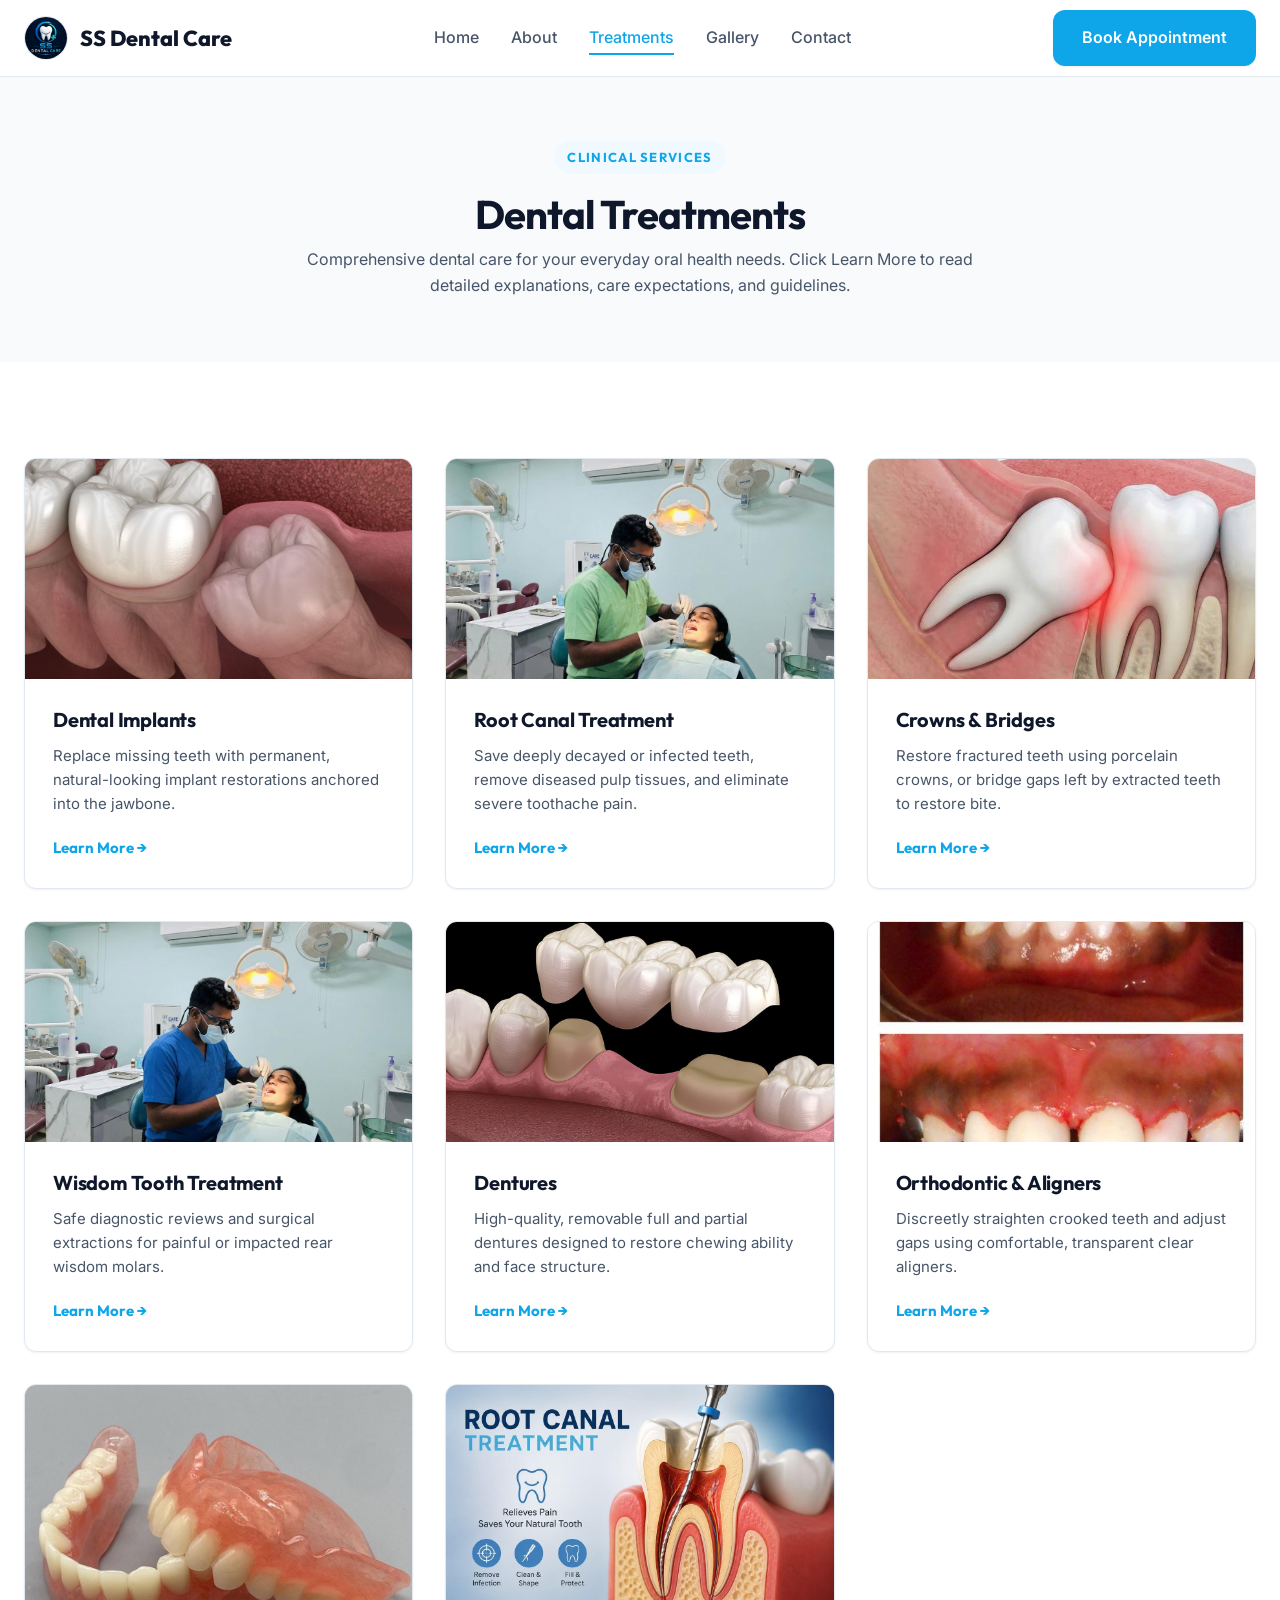
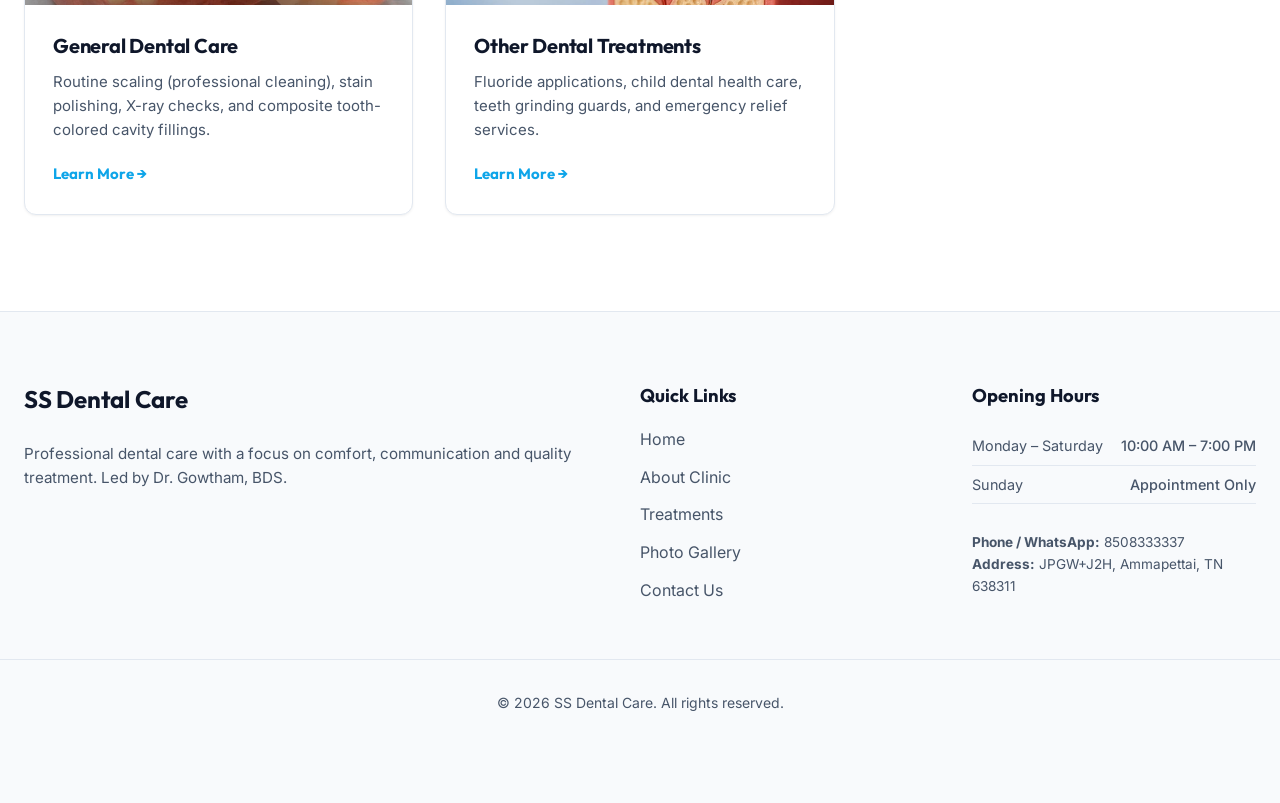
<file: treatments.html>
<!DOCTYPE html>
<html lang="en">
<head>
  <meta charset="UTF-8">
  <meta name="viewport" content="width=device-width, initial-scale=1.0">
  <title>Dental Treatments | SS Dental Care - Dr. Gowtham, BDS</title>
  <meta name="description" content="Explore basic and essential dental services at SS Dental Care in Ammapettai, including Dental Implants, Root Canals, Aligners, Dentures, and General Care.">
  <link rel="stylesheet" href="./css/styles.css">
  <link rel="icon" type="image/jpg" href="./images/logo.jpg">
</head>
<body>

  <!-- Responsive Header -->
  <header class="header-nav">
    <div class="container header-container">
      <a href="index.html" class="logo-link">
        <img src="./images/logo.jpg" alt="SS Dental Care Logo" class="logo-img">
        <span>SS Dental Care</span>
      </a>
      
      <nav>
        <ul class="nav-links">
          <li><a href="index.html" class="nav-link">Home</a></li>
          <li><a href="about.html" class="nav-link">About</a></li>
          <li><a href="treatments.html" class="nav-link active">Treatments</a></li>
          <li><a href="gallery.html" class="nav-link">Gallery</a></li>
          <li><a href="contact.html" class="nav-link">Contact</a></li>
        </ul>
      </nav>
      
      <div class="header-cta">
        <a href="#" class="btn btn-primary trigger-appointment">Book Appointment</a>
      </div>
      
      <button class="burger-btn" id="burger-btn" aria-label="Toggle Navigation menu">
        <div class="burger-icon">
          <span class="burger-bar"></span>
          <span class="burger-bar"></span>
          <span class="burger-bar"></span>
        </div>
      </button>
    </div>
  </header>

  <!-- Mobile Drawer Menu -->
  <nav class="mobile-nav" id="mobile-nav">
    <ul class="mobile-links">
      <li><a href="index.html" class="mobile-link">Home</a></li>
      <li><a href="about.html" class="mobile-link">About</a></li>
      <li><a href="treatments.html" class="mobile-link active">Treatments</a></li>
      <li><a href="gallery.html" class="mobile-link">Gallery</a></li>
      <li><a href="contact.html" class="mobile-link">Contact</a></li>
    </ul>
    <div class="mobile-ctas">
      <a href="tel:8508333337" class="btn btn-secondary">
        <svg width="18" height="18" viewBox="0 0 24 24" fill="none" stroke="currentColor" stroke-width="2"><path d="M22 16.92v3a2 2 0 0 1-2.18 2 19.79 19.79 0 0 1-8.63-3.07 19.5 19.5 0 0 1-6-6 19.79 19.79 0 0 1-3.07-8.67A2 2 0 0 1 4.11 2h3a2 2 0 0 1 2 1.72 12.84 12.84 0 0 0 .7 2.81 2 2 0 0 1-.45 2.11L8.09 9.91a16 16 0 0 0 6 6l1.27-1.27a2 2 0 0 1 2.11-.45 12.84 12.84 0 0 0 2.81.7A2 2 0 0 1 22 16.92z"/></svg>
        Call Now
      </a>
      <a href="https://wa.me/918508333337?text=Hello%20SS%20Dental%20Care%2C%20I%20would%20like%20to%20book%20an%20appointment." target="_blank" class="btn btn-primary" style="background-color: #25d366; border-color: #25d366;">
        <svg width="18" height="18" viewBox="0 0 24 24" fill="none" stroke="currentColor" stroke-width="2"><path d="M21 11.5a8.38 8.38 0 0 1-.9 3.8 8.5 8.5 0 0 1-7.6 4.7 8.38 8.38 0 0 1-3.8-.9L3 21l1.9-5.7a8.38 8.38 0 0 1-.9-3.8 8.5 8.5 0 0 1 4.7-7.6 8.38 8.38 0 0 1 3.8-.9h.5a8.48 8.48 0 0 1 8 8v.5z"/></svg>
        WhatsApp Appointment
      </a>
    </div>
  </nav>
  <div class="overlay" id="overlay"></div>

  <!-- Page Header -->
  <section class="section section-alt" style="padding-top: 4rem; padding-bottom: 4rem; text-align: center;">
    <div class="container">
      <span class="badge">CLINICAL SERVICES</span>
      <h1 style="font-size: 2.5rem; margin-bottom: 0.5rem;">Dental Treatments</h1>
      <p class="max-w-2xl">Comprehensive dental care for your everyday oral health needs. Click Learn More to read detailed explanations, care expectations, and guidelines.</p>
    </div>
  </section>

  <!-- Treatments Grid -->
  <section class="section animate-fade-in">
    <div class="container">
      <div class="treatment-grid-container">
        
        <!-- Treatment 1: Implants -->
        <div class="treatment-card">
          <div class="treatment-card-img-wrapper">
            <img src="./images/treatments/treatment_9.jpg" alt="Dental Implant cross-section representation" class="treatment-card-img">
          </div>
          <div class="treatment-card-body">
            <h3 class="treatment-card-title">Dental Implants</h3>
            <p class="treatment-card-desc">Replace missing teeth with permanent, natural-looking implant restorations anchored into the jawbone.</p>
            <a href="#" class="treatment-card-link" data-treatment-key="implants">Learn More &rarr;</a>
          </div>
        </div>

        <!-- Treatment 2: RCT -->
        <div class="treatment-card">
          <div class="treatment-card-img-wrapper">
            <img src="./images/treatment_green.jpg" alt="Dr. Gowtham doing a root canal procedure" class="treatment-card-img">
          </div>
          <div class="treatment-card-body">
            <h3 class="treatment-card-title">Root Canal Treatment</h3>
            <p class="treatment-card-desc">Save deeply decayed or infected teeth, remove diseased pulp tissues, and eliminate severe toothache pain.</p>
            <a href="#" class="treatment-card-link" data-treatment-key="root-canal">Learn More &rarr;</a>
          </div>
        </div>

        <!-- Treatment 3: Crowns & Bridges -->
        <div class="treatment-card">
          <div class="treatment-card-img-wrapper">
            <img src="./images/treatments/treatment_7.jpg" alt="Before and after teeth restoration view" class="treatment-card-img">
          </div>
          <div class="treatment-card-body">
            <h3 class="treatment-card-title">Crowns & Bridges</h3>
            <p class="treatment-card-desc">Restore fractured teeth using porcelain crowns, or bridge gaps left by extracted teeth to restore bite.</p>
            <a href="#" class="treatment-card-link" data-treatment-key="crowns-bridges">Learn More &rarr;</a>
          </div>
        </div>

        <!-- Treatment 4: Wisdom Teeth -->
        <div class="treatment-card">
          <div class="treatment-card-img-wrapper">
            <img src="./images/treatment_blue.jpg" alt="Dentist examining rear molars" class="treatment-card-img">
          </div>
          <div class="treatment-card-body">
            <h3 class="treatment-card-title">Wisdom Tooth Treatment</h3>
            <p class="treatment-card-desc">Safe diagnostic reviews and surgical extractions for painful or impacted rear wisdom molars.</p>
            <a href="#" class="treatment-card-link" data-treatment-key="wisdom-tooth">Learn More &rarr;</a>
          </div>
        </div>

        <!-- Treatment 5: Dentures -->
        <div class="treatment-card">
          <div class="treatment-card-img-wrapper">
            <img src="./images/treatments/treatment_6.jpg" alt="Removable acrylic partial dentures checkup" class="treatment-card-img">
          </div>
          <div class="treatment-card-body">
            <h3 class="treatment-card-title">Dentures</h3>
            <p class="treatment-card-desc">High-quality, removable full and partial dentures designed to restore chewing ability and face structure.</p>
            <a href="#" class="treatment-card-link" data-treatment-key="dentures">Learn More &rarr;</a>
          </div>
        </div>

        <!-- Treatment 6: Aligners -->
        <div class="treatment-card">
          <div class="treatment-card-img-wrapper">
            <img src="./images/treatments/treatment_4.jpg" alt="Clear plastic aligners fitted over a smile" class="treatment-card-img">
          </div>
          <div class="treatment-card-body">
            <h3 class="treatment-card-title">Orthodontic & Aligners</h3>
            <p class="treatment-card-desc">Discreetly straighten crooked teeth and adjust gaps using comfortable, transparent clear aligners.</p>
            <a href="#" class="treatment-card-link" data-treatment-key="aligners">Learn More &rarr;</a>
          </div>
        </div>

        <!-- Treatment 7: General Care -->
        <div class="treatment-card">
          <div class="treatment-card-img-wrapper">
            <img src="./images/treatments/treatment_8.jpg" alt="Clear aligner close-up presentation" class="treatment-card-img">
          </div>
          <div class="treatment-card-body">
            <h3 class="treatment-card-title">General Dental Care</h3>
            <p class="treatment-card-desc">Routine scaling (professional cleaning), stain polishing, X-ray checks, and composite tooth-colored cavity fillings.</p>
            <a href="#" class="treatment-card-link" data-treatment-key="general-care">Learn More &rarr;</a>
          </div>
        </div>

        <!-- Treatment 8: Other Basic -->
        <div class="treatment-card">
          <div class="treatment-card-img-wrapper">
            <img src="./images/treatments/treatment_10.jpg" alt="Pediatric fluoride clinical administration" class="treatment-card-img">
          </div>
          <div class="treatment-card-body">
            <h3 class="treatment-card-title">Other Dental Treatments</h3>
            <p class="treatment-card-desc">Fluoride applications, child dental health care, teeth grinding guards, and emergency relief services.</p>
            <a href="#" class="treatment-card-link" data-treatment-key="other-treatments">Learn More &rarr;</a>
          </div>
        </div>

      </div>
    </div>
  </section>

  <!-- Interactive Treatment Detail Modal (Full Screen Overlay Drawer) -->
  <div class="modal" id="treatment-detail-modal">
    <div class="modal-backdrop" id="treatment-backdrop"></div>
    <div class="modal-container" style="max-width: 900px; max-height: 90vh; overflow-y: auto;">
      <div class="modal-header">
        <h3 class="modal-title">Treatment Details</h3>
        <button class="modal-close-btn" id="treatment-close-btn" aria-label="Close details">&times;</button>
      </div>
      <div class="modal-body" id="treatment-detail-container">
        <!-- Injected dynamically by js/treatments.js -->
      </div>
    </div>
  </div>

  <!-- Standard Appointment Booking Modal -->
  <div class="modal" id="appointment-modal">
    <div class="modal-backdrop" id="modal-backdrop"></div>
    <div class="modal-container">
      <div class="modal-header">
        <h3 class="modal-title">Book an Appointment</h3>
        <button class="modal-close-btn" id="modal-close-btn" aria-label="Close modal">&times;</button>
      </div>
      <div class="modal-body">
        <p class="mb-4" style="font-size: 0.9rem;">Fill in your details below. Clicking submit will open WhatsApp to send your request directly to the clinic.</p>
        
        <form id="appointment-form">
          <div class="form-group">
            <label for="apt-name" class="form-label">Patient Name *</label>
            <input type="text" id="apt-name" class="form-input" placeholder="Enter your full name" required>
            <span class="form-error-msg">Please enter patient name</span>
          </div>
          
          <div class="form-group">
            <label for="apt-phone" class="form-label">Phone Number *</label>
            <input type="tel" id="apt-phone" class="form-input" placeholder="e.g. 9876543210" required>
            <span class="form-error-msg">Please enter a valid 10-digit mobile number</span>
          </div>
          
          <div class="form-group">
            <label for="apt-treatment" class="form-label">Select Treatment *</label>
            <select id="apt-treatment" class="form-input" required>
              <option value="" disabled selected>Choose a dental service</option>
              <option value="implant">Dental Implants</option>
              <option value="root-canal">Root Canal Treatment</option>
              <option value="crown-bridge">Crowns & Bridges</option>
              <option value="wisdom">Wisdom Tooth Treatment</option>
              <option value="denture">Dentures</option>
              <option value="orthodontics">Orthodontic / Clear Aligner Care</option>
              <option value="general">General Dental Care</option>
              <option value="other">Other Dental Treatment</option>
            </select>
            <span class="form-error-msg">Please select a treatment</span>
          </div>
          
          <div class="form-row">
            <div class="form-group">
              <label for="apt-date" class="form-label">Preferred Date *</label>
              <input type="date" id="apt-date" class="form-input" required>
              <span class="form-error-msg">Please pick a date</span>
            </div>
            
            <div class="form-group">
              <label for="apt-time" class="form-label">Preferred Time Slot *</label>
              <select id="apt-time" class="form-input" required>
                <option value="" disabled selected>Select time</option>
                <option value="morning-1">10:00 AM - 12:00 PM</option>
                <option value="morning-2">12:00 PM - 02:00 PM</option>
                <option value="evening-1">04:00 PM - 06:00 PM</option>
                <option value="evening-2">06:00 PM - 07:00 PM</option>
              </select>
              <span class="form-error-msg">Please pick a time slot</span>
            </div>
          </div>
          
          <div class="form-group">
            <label for="apt-message" class="form-label">Message (Optional)</label>
            <textarea id="apt-message" class="form-input" rows="3" placeholder="Describe symptoms or treatment history..."></textarea>
          </div>
          
          <div style="margin-top: 1.5rem;">
            <button type="submit" class="btn btn-primary" style="width: 100%;">
              <svg width="18" height="18" viewBox="0 0 24 24" fill="none" stroke="currentColor" stroke-width="2"><path d="M21 11.5a8.38 8.38 0 0 1-.9 3.8 8.5 8.5 0 0 1-7.6 4.7 8.38 8.38 0 0 1-3.8-.9L3 21l1.9-5.7a8.38 8.38 0 0 1-.9-3.8 8.5 8.5 0 0 1 4.7-7.6 8.38 8.38 0 0 1 3.8-.9h.5a8.48 8.48 0 0 1 8 8v.5z"/></svg>
              Send Appointment Request via WhatsApp
            </button>
          </div>
        </form>
      </div>
    </div>
  </div>

  <!-- Floating Mobile CTA Bar -->
  <div class="mobile-cta-bar" id="mobile-cta">
    <a href="tel:8508333337" class="mobile-cta-btn mobile-cta-phone">
      📞 Call Clinic
    </a>
    <a href="https://wa.me/918508333337?text=Hello%20SS%20Dental%20Care%2C%20I%20would%20like%20to%20book%20an%20appointment." target="_blank" class="mobile-cta-btn mobile-cta-whatsapp">
      💬 WhatsApp Us
    </a>
  </div>

  <!-- Footer -->
  <footer class="footer">
    <div class="container footer-grid">
      <div class="footer-col">
        <h3 style="font-family: var(--font-heading); font-size: 1.5rem; color: var(--color-text-charcoal); margin-bottom: 0.5rem;">SS Dental Care</h3>
        <p style="font-size: 0.95rem; line-height: 1.6;">Professional dental care with a focus on comfort, communication and quality treatment. Led by Dr. Gowtham, BDS.</p>
      </div>
      
      <div class="footer-col">
        <h4 class="footer-title">Quick Links</h4>
        <ul class="footer-links-list">
          <li><a href="index.html" class="footer-link-item">Home</a></li>
          <li><a href="about.html" class="footer-link-item">About Clinic</a></li>
          <li><a href="treatments.html" class="footer-link-item">Treatments</a></li>
          <li><a href="gallery.html" class="footer-link-item">Photo Gallery</a></li>
          <li><a href="contact.html" class="footer-link-item">Contact Us</a></li>
        </ul>
      </div>
      
      <div class="footer-col">
        <h4 class="footer-title">Opening Hours</h4>
        <table class="footer-hours-table">
          <tr class="footer-hours-row">
            <td>Monday – Saturday</td>
            <td>10:00 AM – 7:00 PM</td>
          </tr>
          <tr class="footer-hours-row">
            <td>Sunday</td>
            <td>Appointment Only</td>
          </tr>
        </table>
        <p style="font-size: 0.85rem; margin-top: 0.5rem; color: var(--color-text-slate);">
          <strong>Phone / WhatsApp:</strong> 8508333337<br>
          <strong>Address:</strong> JPGW+J2H, Ammapettai, TN 638311
        </p>
      </div>
    </div>
    
    <div class="container footer-bottom">
      <p>&copy; 2026 SS Dental Care. All rights reserved.</p>
    </div>
  </footer>

  <script src="./js/main.js"></script>
  <script src="./js/appointment.js"></script>
  <script src="./js/treatments.js"></script>
</body>
</html>
</file>
<file: css/styles.css>
@import url('https://fonts.googleapis.com/css2?family=Inter:wght@300;400;500;600;700&family=Outfit:wght@300;400;500;600;700;800&display=swap');

:root {
  --font-heading: 'Outfit', sans-serif;
  --font-body: 'Inter', sans-serif;
  
  /* Brand Color Palette */
  --color-bg-primary: #ffffff;
  --color-bg-secondary: #f8fafc;
  --color-text-charcoal: #0f172a;
  --color-text-slate: #475569;
  --color-accent-cyan: #0ea5e9;
  --color-accent-hover: #0284c7;
  --color-accent-light: #f0f9ff;
  --color-border: #e2e8f0;
  
  /* Visual Details */
  --shadow-sm: 0 1px 3px rgba(0,0,0,0.05), 0 1px 2px rgba(0,0,0,0.02);
  --shadow-md: 0 4px 6px -1px rgba(15, 23, 42, 0.05), 0 2px 4px -2px rgba(15, 23, 42, 0.05);
  --shadow-lg: 0 10px 15px -3px rgba(15, 23, 42, 0.08), 0 4px 6px -4px rgba(15, 23, 42, 0.08);
  --shadow-xl: 0 20px 25px -5px rgba(15, 23, 42, 0.1), 0 8px 10px -6px rgba(15, 23, 42, 0.1);
  
  --radius-sm: 8px;
  --radius-md: 12px;
  --radius-lg: 20px;
  --radius-full: 9999px;
  
  --transition-fast: 0.15s ease;
  --transition-normal: 0.3s cubic-bezier(0.4, 0, 0.2, 1);
  --transition-slow: 0.5s cubic-bezier(0.4, 0, 0.2, 1);
}

/* Modern CSS Reset */
*, *::before, *::after {
  box-sizing: border-box;
  margin: 0;
  padding: 0;
}

html {
  scroll-behavior: smooth;
  -webkit-text-size-adjust: 100%;
}

body {
  font-family: var(--font-body);
  background-color: var(--color-bg-primary);
  color: var(--color-text-slate);
  line-height: 1.6;
  overflow-x: hidden;
}

h1, h2, h3, h4, h5, h6 {
  font-family: var(--font-heading);
  color: var(--color-text-charcoal);
  font-weight: 700;
  line-height: 1.25;
}

h1 {
  font-size: 2.75rem;
  letter-spacing: -0.025em;
}

h2 {
  font-size: 2.25rem;
  letter-spacing: -0.02em;
}

h3 {
  font-size: 1.5rem;
  letter-spacing: -0.01em;
}

a {
  color: inherit;
  text-decoration: none;
  transition: var(--transition-fast);
}

img {
  max-width: 100%;
  height: auto;
  display: block;
}

button, input, select, textarea {
  font-family: inherit;
  font-size: inherit;
}

/* Layout Utilities */
.container {
  width: 100%;
  max-width: 1280px;
  margin-left: auto;
  margin-right: auto;
  padding-left: 1.5rem;
  padding-right: 1.5rem;
}

.section {
  padding-top: 6rem;
  padding-bottom: 6rem;
}

.section-alt {
  background-color: var(--color-bg-secondary);
}

.grid-2 {
  display: grid;
  grid-template-columns: 1fr;
  gap: 3rem;
  align-items: center;
}

.grid-3 {
  display: grid;
  grid-template-columns: 1fr;
  gap: 2rem;
}

.grid-4 {
  display: grid;
  grid-template-columns: 1fr;
  gap: 1.5rem;
}

@media (min-width: 768px) {
  .grid-2 {
    grid-template-columns: repeat(2, 1fr);
  }
  .grid-3 {
    grid-template-columns: repeat(2, 1fr);
  }
  .grid-4 {
    grid-template-columns: repeat(2, 1fr);
  }
}

@media (min-width: 1024px) {
  .grid-3 {
    grid-template-columns: repeat(3, 1fr);
  }
  .grid-4 {
    grid-template-columns: repeat(4, 1fr);
  }
}

/* Premium Button Styles */
.btn {
  display: inline-flex;
  align-items: center;
  justify-content: center;
  padding: 0.875rem 1.75rem;
  border-radius: var(--radius-md);
  font-weight: 600;
  transition: var(--transition-normal);
  cursor: pointer;
  border: 1px solid transparent;
  gap: 0.5rem;
  box-shadow: var(--shadow-sm);
}

.btn-primary {
  background-color: var(--color-accent-cyan);
  color: white;
}

.btn-primary:hover {
  background-color: var(--color-accent-hover);
  transform: translateY(-2px);
  box-shadow: var(--shadow-md);
}

.btn-secondary {
  background-color: var(--color-bg-primary);
  border-color: var(--color-border);
  color: var(--color-text-charcoal);
}

.btn-secondary:hover {
  background-color: var(--color-bg-secondary);
  border-color: var(--color-text-slate);
  transform: translateY(-2px);
  box-shadow: var(--shadow-md);
}

.btn-outline-white {
  background: transparent;
  border: 2px solid white;
  color: white;
}

.btn-outline-white:hover {
  background: white;
  color: var(--color-text-charcoal);
  transform: translateY(-2px);
}

/* Typography Helpers */
.badge {
  display: inline-block;
  font-family: var(--font-heading);
  font-weight: 700;
  font-size: 0.8125rem;
  letter-spacing: 0.1em;
  text-transform: uppercase;
  color: var(--color-accent-cyan);
  background-color: var(--color-accent-light);
  padding: 0.35rem 0.85rem;
  border-radius: var(--radius-full);
  margin-bottom: 1rem;
}

.text-center { text-align: center; }
.max-w-2xl { max-width: 42rem; margin-left: auto; margin-right: auto; }
.mb-2 { margin-bottom: 0.5rem; }
.mb-4 { margin-bottom: 1rem; }
.mb-6 { margin-bottom: 1.5rem; }
.mb-8 { margin-bottom: 2rem; }
.mb-12 { margin-bottom: 3rem; }

/* Header Component Styles */
.header-nav {
  position: sticky;
  top: 0;
  z-index: 100;
  background-color: rgba(255, 255, 255, 0.9);
  backdrop-filter: blur(12px);
  border-bottom: 1px solid var(--color-border);
  transition: var(--transition-normal);
}

.header-container {
  display: flex;
  align-items: center;
  justify-content: space-between;
  height: 4.75rem;
}

.logo-link {
  display: flex;
  align-items: center;
  gap: 0.75rem;
  font-family: var(--font-heading);
  font-weight: 800;
  font-size: 1.35rem;
  color: var(--color-text-charcoal);
}

.logo-img {
  height: 2.75rem;
  width: 2.75rem;
  border-radius: 50%;
  object-fit: cover;
  border: 1px solid var(--color-border);
}

.nav-links {
  display: none;
  list-style: none;
  gap: 2rem;
}

@media (min-width: 1024px) {
  .nav-links {
    display: flex;
  }
}

.nav-link {
  font-weight: 500;
  color: var(--color-text-slate);
  position: relative;
  padding: 0.5rem 0;
}

.nav-link:hover, .nav-link.active {
  color: var(--color-accent-cyan);
}

.nav-link::after {
  content: '';
  position: absolute;
  bottom: 0;
  left: 0;
  width: 0;
  height: 2px;
  background-color: var(--color-accent-cyan);
  transition: var(--transition-normal);
}

.nav-link:hover::after, .nav-link.active::after {
  width: 100%;
}

.header-cta {
  display: none;
}

@media (min-width: 1024px) {
  .header-cta {
    display: block;
  }
}

/* Mobile Menu Control */
.burger-btn {
  display: block;
  background: transparent;
  border: none;
  cursor: pointer;
  padding: 0.5rem;
  z-index: 110;
}

@media (min-width: 1024px) {
  .burger-btn {
    display: none;
  }
}

.burger-icon {
  width: 1.5rem;
  height: 1.2rem;
  position: relative;
  display: flex;
  flex-direction: column;
  justify-content: space-between;
}

.burger-bar {
  width: 100%;
  height: 2px;
  background-color: var(--color-text-charcoal);
  border-radius: var(--radius-full);
  transition: var(--transition-normal);
}

.burger-btn.active .burger-bar:nth-child(1) {
  transform: translateY(5px) rotate(45deg);
}

.burger-btn.active .burger-bar:nth-child(2) {
  opacity: 0;
}

.burger-btn.active .burger-bar:nth-child(3) {
  transform: translateY(-5px) rotate(-45deg);
}

/* Mobile Nav Drawer */
.mobile-nav {
  position: fixed;
  top: 0;
  right: -100%;
  width: 80%;
  max-width: 380px;
  height: 100vh;
  background-color: var(--color-bg-primary);
  box-shadow: -10px 0 30px rgba(15, 23, 42, 0.05);
  z-index: 105;
  transition: var(--transition-normal);
  padding: 6rem 2rem 2rem;
  display: flex;
  flex-direction: column;
  gap: 2rem;
}

.mobile-nav.active {
  right: 0;
}

.mobile-links {
  list-style: none;
  display: flex;
  flex-direction: column;
  gap: 1.5rem;
}

.mobile-link {
  font-size: 1.25rem;
  font-weight: 600;
  color: var(--color-text-charcoal);
}

.mobile-ctas {
  margin-top: auto;
  display: flex;
  flex-direction: column;
  gap: 0.75rem;
}

.overlay {
  position: fixed;
  top: 0;
  left: 0;
  width: 100vw;
  height: 100vh;
  background-color: rgba(15, 23, 42, 0.4);
  backdrop-filter: blur(4px);
  z-index: 102;
  opacity: 0;
  pointer-events: none;
  transition: var(--transition-normal);
}

.overlay.active {
  opacity: 1;
  pointer-events: auto;
}

/* Hero Section */
.hero-content {
  display: flex;
  flex-direction: column;
  gap: 1.5rem;
}

.hero-title {
  font-size: 3rem;
  font-weight: 800;
  line-height: 1.15;
}

@media (min-width: 768px) {
  .hero-title {
    font-size: 3.5rem;
  }
}

.hero-description {
  font-size: 1.125rem;
  color: var(--color-text-slate);
  margin-bottom: 1rem;
}

.hero-actions {
  display: flex;
  flex-wrap: wrap;
  gap: 1rem;
}

.hero-image-wrapper {
  position: relative;
  border-radius: var(--radius-lg);
  overflow: hidden;
  box-shadow: var(--shadow-xl);
}

.hero-image-wrapper::after {
  content: '';
  position: absolute;
  inset: 0;
  border-radius: var(--radius-lg);
  border: 1px solid rgba(255, 255, 255, 0.1);
  pointer-events: none;
}

.hero-img {
  width: 100%;
  height: 480px;
  object-fit: cover;
  transition: var(--transition-slow);
}

.hero-img:hover {
  transform: scale(1.03);
}

/* Trust Cards Section */
.trust-card {
  background-color: var(--color-bg-primary);
  padding: 2.25rem 1.75rem;
  border-radius: var(--radius-md);
  box-shadow: var(--shadow-sm);
  border: 1px solid var(--color-border);
  transition: var(--transition-normal);
  display: flex;
  flex-direction: column;
  gap: 0.75rem;
}

.trust-card:hover {
  transform: translateY(-5px);
  box-shadow: var(--shadow-lg);
  border-color: var(--color-accent-light);
}

.trust-icon-wrapper {
  height: 3rem;
  width: 3rem;
  border-radius: var(--radius-sm);
  background-color: var(--color-accent-light);
  color: var(--color-accent-cyan);
  display: flex;
  align-items: center;
  justify-content: center;
  font-size: 1.5rem;
}

.trust-title {
  font-weight: 700;
  font-size: 1.15rem;
  color: var(--color-text-charcoal);
}

/* About Intro Section */
.about-image {
  border-radius: var(--radius-lg);
  overflow: hidden;
  box-shadow: var(--shadow-lg);
}

.about-img {
  width: 100%;
  height: 400px;
  object-fit: cover;
}

/* Doctor Section */
.doctor-section {
  background-color: var(--color-bg-primary);
  border-bottom: 1px solid var(--color-border);
}

.doctor-card {
  display: grid;
  grid-template-columns: 1fr;
  gap: 3rem;
  background-color: var(--color-bg-secondary);
  border-radius: var(--radius-lg);
  overflow: hidden;
  box-shadow: var(--shadow-md);
  border: 1px solid var(--color-border);
}

@media (min-width: 768px) {
  .doctor-card {
    grid-template-columns: 2fr 3fr;
    align-items: stretch;
  }
}

.doctor-image-container {
  position: relative;
  overflow: hidden;
  min-height: 320px;
}

.doctor-photo {
  width: 100%;
  height: 100%;
  object-fit: cover;
  object-position: center 20%;
}

.doctor-info {
  padding: 3rem;
  display: flex;
  flex-direction: column;
  justify-content: center;
  gap: 1.5rem;
}

.doctor-tagline {
  font-family: var(--font-heading);
  font-weight: 600;
  display: flex;
  flex-direction: column;
  gap: 0.5rem;
  font-size: 0.95rem;
  color: var(--color-accent-cyan);
}

@media (min-width: 640px) {
  .doctor-tagline {
    flex-direction: row;
    gap: 1.5rem;
  }
}

.doctor-tagline span {
  display: flex;
  align-items: center;
  gap: 0.5rem;
}

.doctor-tagline span:not(:last-child)::after {
  content: '|';
  display: none;
  color: var(--color-border);
}

@media (min-width: 640px) {
  .doctor-tagline span:not(:last-child)::after {
    display: inline;
    margin-left: 1.5rem;
  }
}

/* Treatments List Section */
.treatment-grid-container {
  display: grid;
  grid-template-columns: 1fr;
  gap: 2rem;
}

@media (min-width: 768px) {
  .treatment-grid-container {
    grid-template-columns: repeat(2, 1fr);
  }
}

@media (min-width: 1024px) {
  .treatment-grid-container {
    grid-template-columns: repeat(3, 1fr);
  }
}

.treatment-card {
  background-color: var(--color-bg-primary);
  border-radius: var(--radius-md);
  overflow: hidden;
  box-shadow: var(--shadow-sm);
  border: 1px solid var(--color-border);
  transition: var(--transition-normal);
  display: flex;
  flex-direction: column;
  height: 100%;
}

.treatment-card:hover {
  transform: translateY(-6px);
  box-shadow: var(--shadow-lg);
  border-color: var(--color-accent-cyan);
}

.treatment-card-img-wrapper {
  height: 220px;
  overflow: hidden;
  position: relative;
}

.treatment-card-img {
  width: 100%;
  height: 100%;
  object-fit: cover;
  transition: var(--transition-slow);
}

.treatment-card:hover .treatment-card-img {
  transform: scale(1.05);
}

.treatment-card-body {
  padding: 1.75rem;
  display: flex;
  flex-direction: column;
  flex-grow: 1;
  gap: 0.75rem;
}

.treatment-card-title {
  font-size: 1.25rem;
  font-weight: 700;
  color: var(--color-text-charcoal);
}

.treatment-card-desc {
  font-size: 0.9375rem;
  color: var(--color-text-slate);
  flex-grow: 1;
}

.treatment-card-link {
  font-family: var(--font-heading);
  font-weight: 700;
  font-size: 0.9375rem;
  color: var(--color-accent-cyan);
  display: inline-flex;
  align-items: center;
  gap: 0.5rem;
  margin-top: 0.5rem;
}

.treatment-card-link:hover {
  color: var(--color-accent-hover);
}

/* Reviews Section */
.reviews-grid {
  display: grid;
  grid-template-columns: 1fr;
  gap: 2rem;
}

@media (min-width: 1024px) {
  .reviews-grid {
    grid-template-columns: repeat(3, 1fr);
  }
}

.review-card {
  background-color: var(--color-bg-primary);
  padding: 2.25rem;
  border-radius: var(--radius-md);
  box-shadow: var(--shadow-sm);
  border: 1px solid var(--color-border);
  display: flex;
  flex-direction: column;
  gap: 1rem;
  position: relative;
}

.review-card::before {
  content: '“';
  position: absolute;
  top: 1rem;
  right: 1.5rem;
  font-family: var(--font-heading);
  font-size: 4rem;
  color: var(--color-accent-light);
  line-height: 1;
  pointer-events: none;
}

.review-stars {
  color: #fbbf24; /* Amber star */
  display: flex;
  gap: 0.25rem;
}

.review-text {
  font-style: italic;
  font-size: 0.95rem;
  color: var(--color-text-charcoal);
  flex-grow: 1;
}

.review-author {
  font-weight: 700;
  font-family: var(--font-heading);
  color: var(--color-text-charcoal);
  font-size: 0.95rem;
}

/* Gallery Section */
.gallery-filters {
  display: flex;
  flex-wrap: wrap;
  justify-content: center;
  gap: 0.75rem;
  margin-bottom: 3rem;
}

.filter-btn {
  background-color: var(--color-bg-primary);
  border: 1px solid var(--color-border);
  color: var(--color-text-slate);
  padding: 0.5rem 1.25rem;
  border-radius: var(--radius-full);
  font-weight: 600;
  cursor: pointer;
  transition: var(--transition-fast);
}

.filter-btn:hover, .filter-btn.active {
  background-color: var(--color-accent-cyan);
  border-color: var(--color-accent-cyan);
  color: white;
}

.gallery-grid {
  display: grid;
  grid-template-columns: repeat(auto-fill, minmax(280px, 1fr));
  gap: 1.5rem;
}

.gallery-item {
  border-radius: var(--radius-md);
  overflow: hidden;
  aspect-ratio: 4 / 3;
  box-shadow: var(--shadow-sm);
  border: 1px solid var(--color-border);
  position: relative;
  cursor: pointer;
  transition: var(--transition-normal);
}

.gallery-item:hover {
  transform: scale(1.02);
  box-shadow: var(--shadow-lg);
  border-color: var(--color-accent-cyan);
}

.gallery-item-img {
  width: 100%;
  height: 100%;
  object-fit: cover;
}

.gallery-item-overlay {
  position: absolute;
  inset: 0;
  background-color: rgba(15, 23, 42, 0.4);
  display: flex;
  align-items: center;
  justify-content: center;
  opacity: 0;
  transition: var(--transition-normal);
}

.gallery-item:hover .gallery-item-overlay {
  opacity: 1;
}

.gallery-zoom-icon {
  height: 2.5rem;
  width: 2.5rem;
  border-radius: 50%;
  background-color: white;
  color: var(--color-text-charcoal);
  display: flex;
  align-items: center;
  justify-content: center;
  box-shadow: var(--shadow-md);
}

/* Lightbox Modal */
.lightbox {
  position: fixed;
  inset: 0;
  background-color: rgba(15, 23, 42, 0.95);
  backdrop-filter: blur(8px);
  z-index: 200;
  opacity: 0;
  pointer-events: none;
  transition: var(--transition-normal);
  display: flex;
  flex-direction: column;
  justify-content: center;
  align-items: center;
  padding: 2rem;
}

.lightbox.active {
  opacity: 1;
  pointer-events: auto;
}

.lightbox-content {
  max-width: 90%;
  max-height: 80%;
  position: relative;
}

.lightbox-img {
  max-width: 100%;
  max-height: 75vh;
  object-fit: contain;
  border-radius: var(--radius-sm);
  box-shadow: var(--shadow-xl);
}

.lightbox-btn {
  background: transparent;
  border: none;
  color: white;
  font-size: 2rem;
  cursor: pointer;
  position: absolute;
  display: flex;
  align-items: center;
  justify-content: center;
  width: 3rem;
  height: 3rem;
  border-radius: 50%;
  background-color: rgba(255, 255, 255, 0.1);
  transition: var(--transition-fast);
}

.lightbox-btn:hover {
  background-color: rgba(255, 255, 255, 0.2);
}

.lightbox-close {
  top: 1.5rem;
  right: 1.5rem;
}

.lightbox-prev {
  left: 1.5rem;
  top: 50%;
  transform: translateY(-50%);
}

.lightbox-next {
  right: 1.5rem;
  top: 50%;
  transform: translateY(-50%);
}

.lightbox-caption {
  color: white;
  margin-top: 1.5rem;
  font-family: var(--font-heading);
  font-size: 1.15rem;
  font-weight: 600;
  text-align: center;
}

/* Appointment Modal Component */
.modal {
  position: fixed;
  inset: 0;
  z-index: 150;
  display: flex;
  align-items: center;
  justify-content: center;
  opacity: 0;
  pointer-events: none;
  transition: var(--transition-normal);
  padding: 1.5rem;
}

.modal.active {
  opacity: 1;
  pointer-events: auto;
}

.modal-backdrop {
  position: absolute;
  inset: 0;
  background-color: rgba(15, 23, 42, 0.6);
  backdrop-filter: blur(4px);
}

.modal-container {
  position: relative;
  background-color: var(--color-bg-primary);
  width: 100%;
  max-width: 580px;
  border-radius: var(--radius-lg);
  box-shadow: var(--shadow-xl);
  overflow: hidden;
  z-index: 152;
  border: 1px solid var(--color-border);
  transform: scale(0.95);
  transition: var(--transition-normal);
}

.modal.active .modal-container {
  transform: scale(1);
}

.modal-header {
  padding: 1.75rem 2rem 1rem;
  display: flex;
  justify-content: space-between;
  align-items: center;
}

.modal-close-btn {
  background: transparent;
  border: none;
  font-size: 1.5rem;
  color: var(--color-text-slate);
  cursor: pointer;
  transition: var(--transition-fast);
}

.modal-close-btn:hover {
  color: var(--color-text-charcoal);
}

.modal-body {
  padding: 0 2rem 2rem;
}

/* Appointment Forms formatting */
.form-group {
  margin-bottom: 1.25rem;
}

.form-row {
  display: grid;
  grid-template-columns: 1fr;
  gap: 1rem;
}

@media (min-width: 640px) {
  .form-row {
    grid-template-columns: repeat(2, 1fr);
  }
}

.form-label {
  display: block;
  font-size: 0.875rem;
  font-weight: 600;
  color: var(--color-text-charcoal);
  margin-bottom: 0.35rem;
}

.form-input {
  width: 100%;
  padding: 0.75rem 1rem;
  border-radius: var(--radius-md);
  border: 1px solid var(--color-border);
  background-color: var(--color-bg-primary);
  color: var(--color-text-charcoal);
  outline: none;
  transition: var(--transition-fast);
}

.form-input:focus {
  border-color: var(--color-accent-cyan);
  box-shadow: 0 0 0 3px rgba(14, 165, 233, 0.1);
}

.form-input.error {
  border-color: #ef4444;
}

.form-error-msg {
  color: #ef4444;
  font-size: 0.75rem;
  margin-top: 0.25rem;
  display: none;
}

.form-input.error + .form-error-msg {
  display: block;
}

/* Floating Mobile CTA Bottom Bar */
.mobile-cta-bar {
  position: fixed;
  bottom: 0;
  left: 0;
  right: 0;
  background-color: var(--color-bg-primary);
  border-top: 1px solid var(--color-border);
  box-shadow: 0 -4px 10px rgba(0, 0, 0, 0.05);
  display: grid;
  grid-template-columns: repeat(2, 1fr);
  padding: 0.75rem 1rem;
  gap: 0.75rem;
  z-index: 95;
  transition: var(--transition-normal);
  transform: translateY(0);
}

.mobile-cta-bar.hidden {
  transform: translateY(100%);
}

@media (min-width: 768px) {
  .mobile-cta-bar {
    display: none !important;
  }
}

.mobile-cta-btn {
  display: inline-flex;
  align-items: center;
  justify-content: center;
  padding: 0.75rem;
  border-radius: var(--radius-md);
  font-weight: 600;
  font-size: 0.9375rem;
  gap: 0.5rem;
}

.mobile-cta-phone {
  background-color: var(--color-bg-secondary);
  border: 1px solid var(--color-border);
  color: var(--color-text-charcoal);
}

.mobile-cta-whatsapp {
  background-color: #25d366; /* WhatsApp Green */
  color: white;
}

/* Footer Section */
.footer {
  background-color: var(--color-bg-secondary);
  border-top: 1px solid var(--color-border);
  padding-top: 4.5rem;
  padding-bottom: 2rem;
}

@media (min-width: 768px) {
  .footer {
    padding-bottom: 5.5rem; /* Add padding for mobile CTA bar clearance */
  }
}

.footer-grid {
  display: grid;
  grid-template-columns: 1fr;
  gap: 3rem;
  margin-bottom: 3.5rem;
}

@media (min-width: 768px) {
  .footer-grid {
    grid-template-columns: 2fr 1fr 1fr;
  }
}

.footer-col {
  display: flex;
  flex-direction: column;
  gap: 1.25rem;
}

.footer-title {
  font-size: 1.15rem;
  font-weight: 700;
  color: var(--color-text-charcoal);
}

.footer-links-list {
  list-style: none;
  display: flex;
  flex-direction: column;
  gap: 0.75rem;
}

.footer-link-item:hover {
  color: var(--color-accent-cyan);
  padding-left: 0.25rem;
}

.footer-link-item {
  transition: var(--transition-fast);
}

.footer-hours-table {
  width: 100%;
  border-collapse: collapse;
}

.footer-hours-row {
  border-bottom: 1px solid var(--color-border);
}

.footer-hours-row td {
  padding: 0.45rem 0;
  font-size: 0.9rem;
}

.footer-hours-row td:last-child {
  text-align: right;
  font-weight: 500;
}

.footer-bottom {
  border-top: 1px solid var(--color-border);
  padding-top: 2rem;
  text-align: center;
  font-size: 0.875rem;
}

/* Treatment Details Component (Drawer/Page details) */
.treatment-detail-container {
  display: grid;
  grid-template-columns: 1fr;
  gap: 3.5rem;
}

@media (min-width: 1024px) {
  .treatment-detail-container {
    grid-template-columns: 3fr 2fr;
  }
}

.treatment-detail-main {
  display: flex;
  flex-direction: column;
  gap: 2rem;
}

.treatment-detail-sidebar {
  background-color: var(--color-bg-secondary);
  border-radius: var(--radius-lg);
  padding: 2.5rem;
  border: 1px solid var(--color-border);
  display: flex;
  flex-direction: column;
  gap: 1.5rem;
  height: fit-content;
}

.treatment-detail-disclaimer {
  background-color: #fef3c7; /* Amber bg */
  border-left: 4px solid #f59e0b; /* Amber border */
  padding: 1.25rem;
  border-radius: 0 var(--radius-md) var(--radius-md) 0;
  font-size: 0.875rem;
  color: #92400e;
  margin-top: 2rem;
}

/* Contact Page Components */
.contact-map-wrapper {
  border-radius: var(--radius-lg);
  overflow: hidden;
  box-shadow: var(--shadow-md);
  border: 1px solid var(--color-border);
  height: 450px;
}

.contact-map-iframe {
  width: 100%;
  height: 100%;
  border: 0;
}

/* Animations */
@keyframes fadeIn {
  from { opacity: 0; transform: translateY(15px); }
  to { opacity: 1; transform: translateY(0); }
}

.animate-fade-in {
  animation: fadeIn 0.6s cubic-bezier(0.4, 0, 0.2, 1) forwards;
}

.delay-100 { animation-delay: 0.1s; }
.delay-200 { animation-delay: 0.2s; }
.delay-300 { animation-delay: 0.3s; }
</file>
